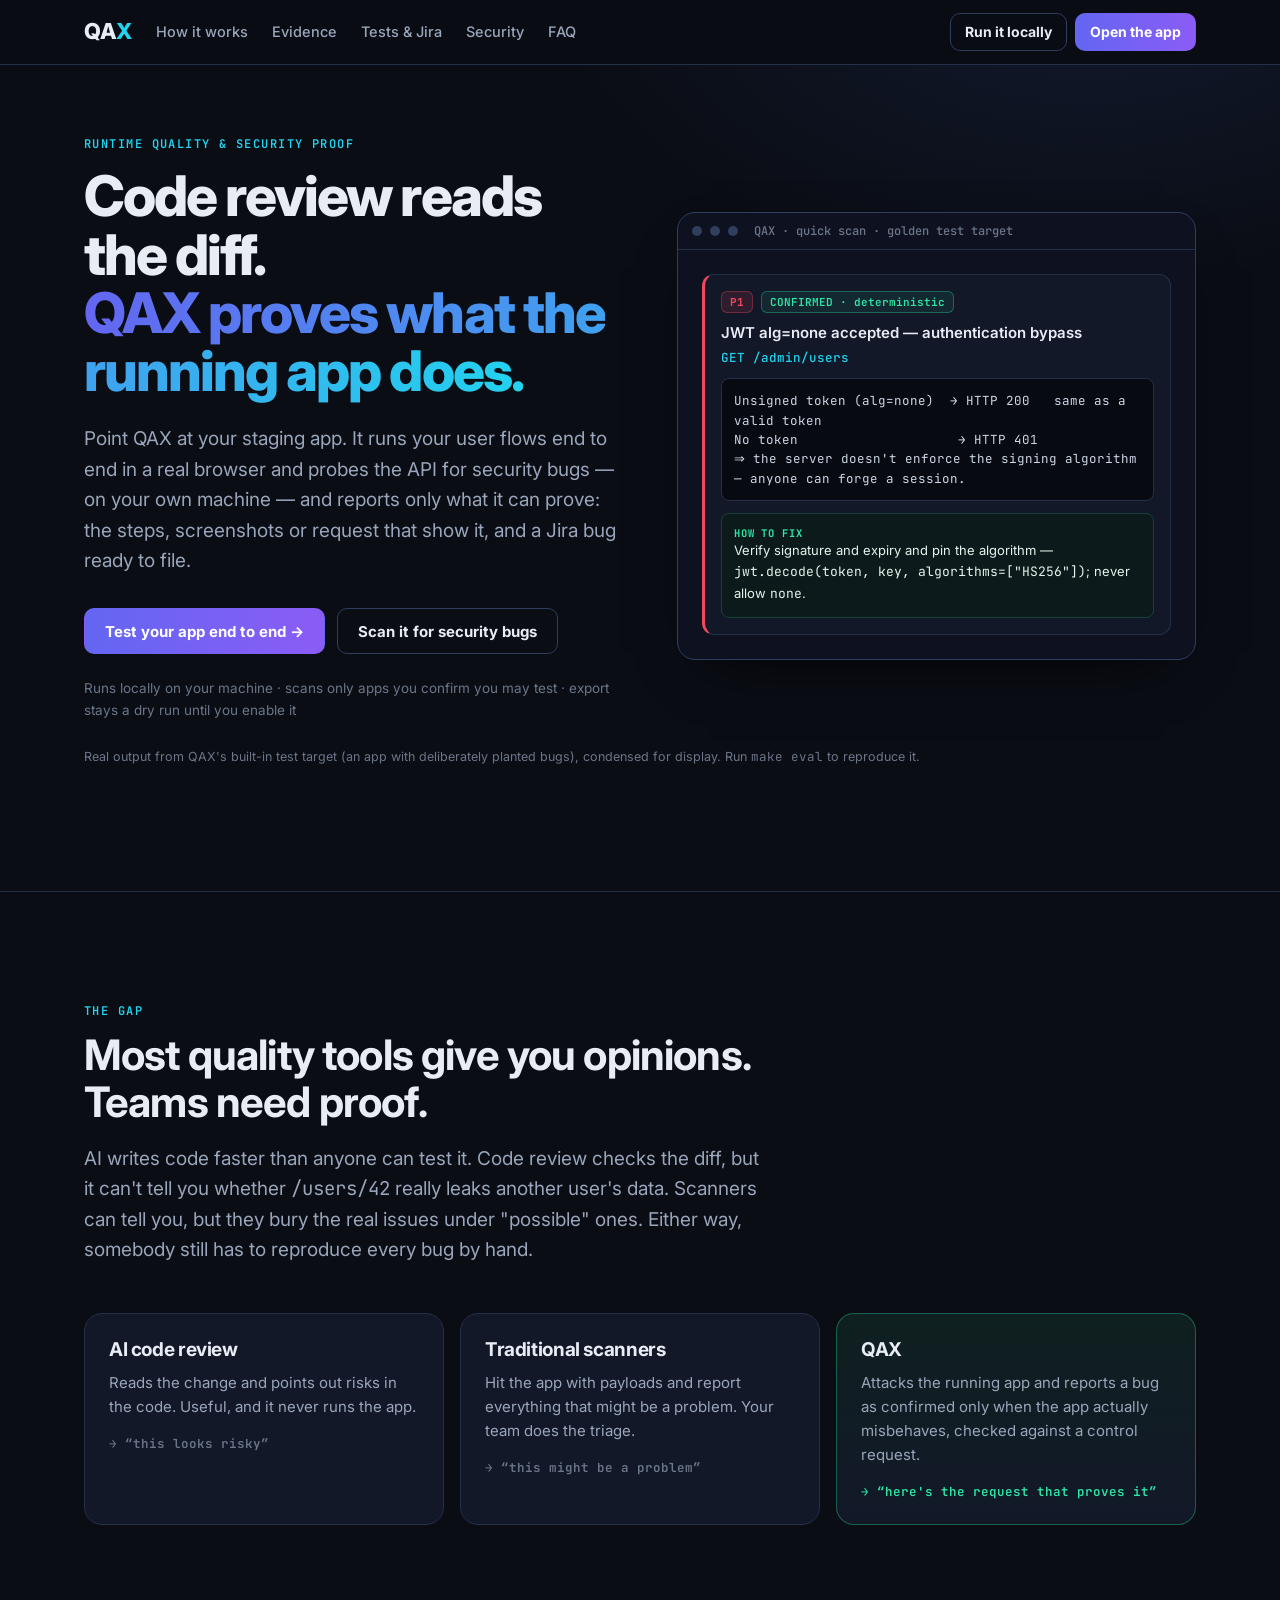
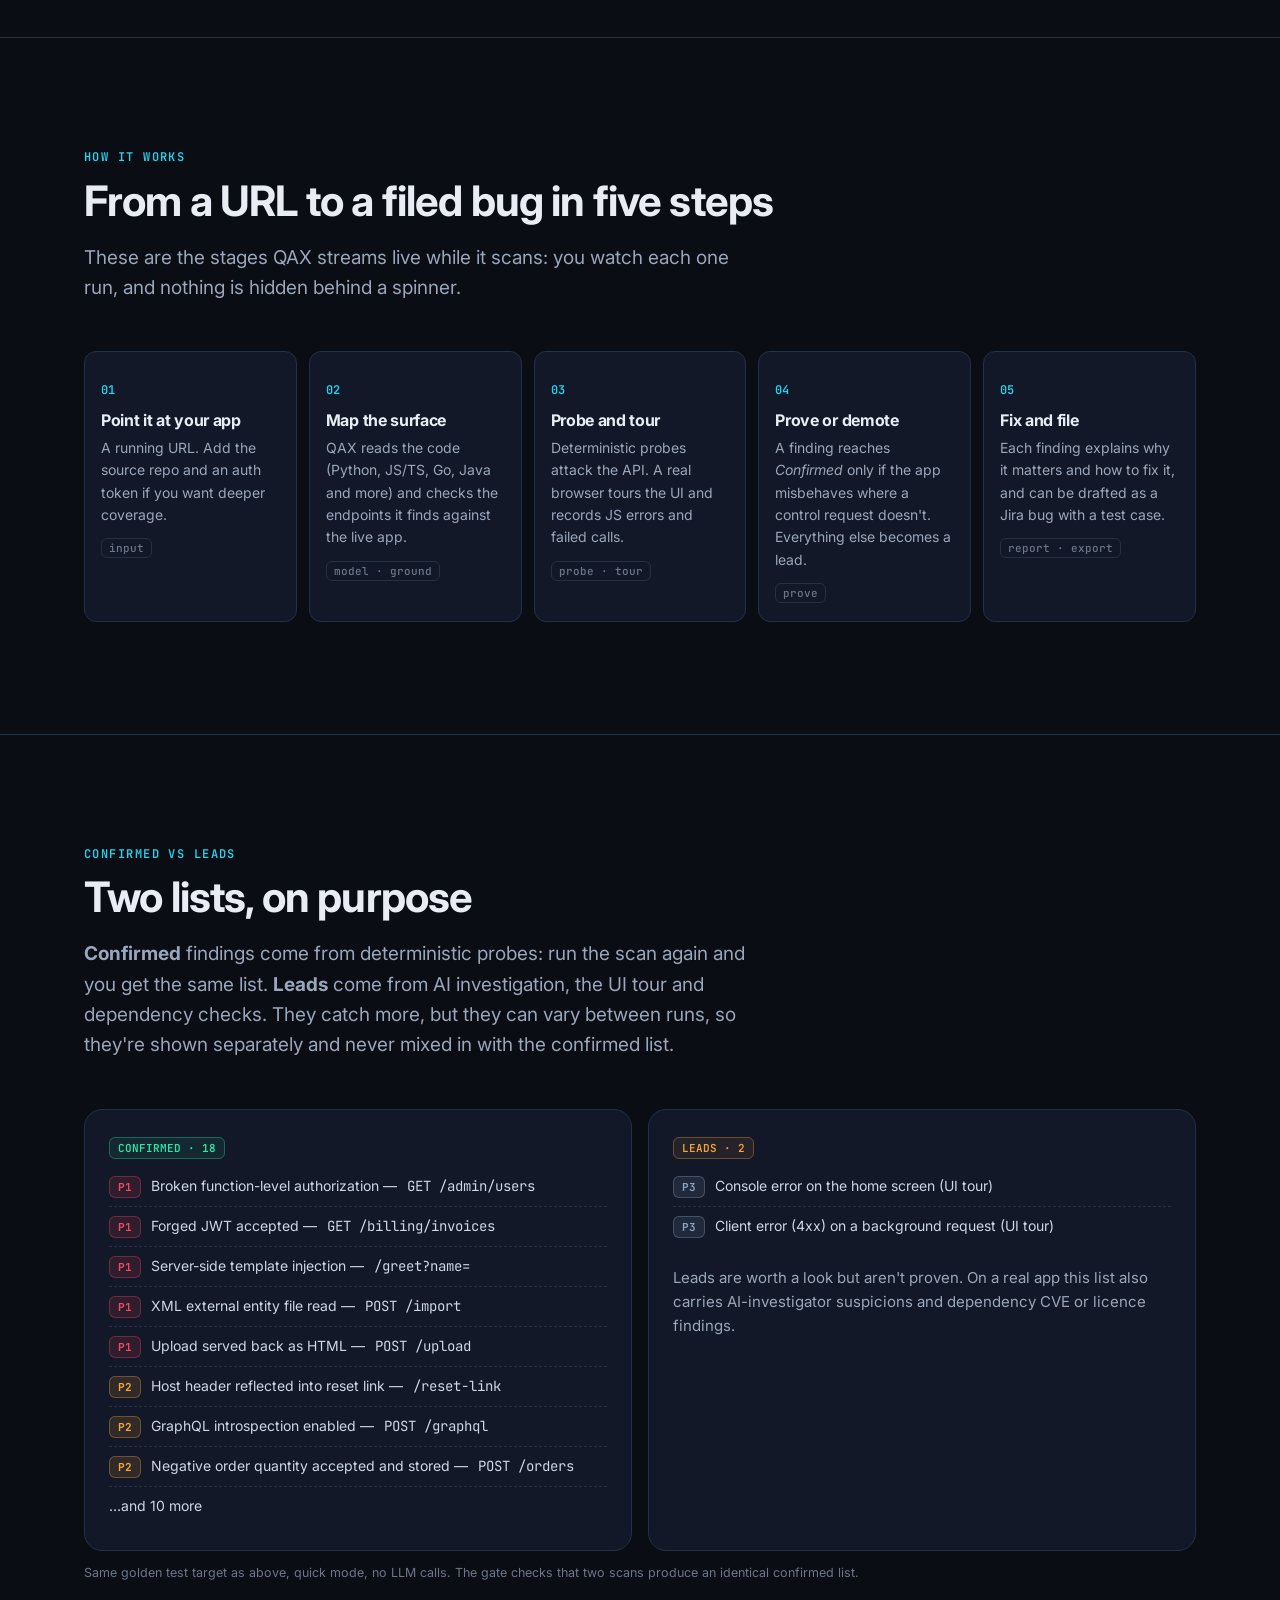
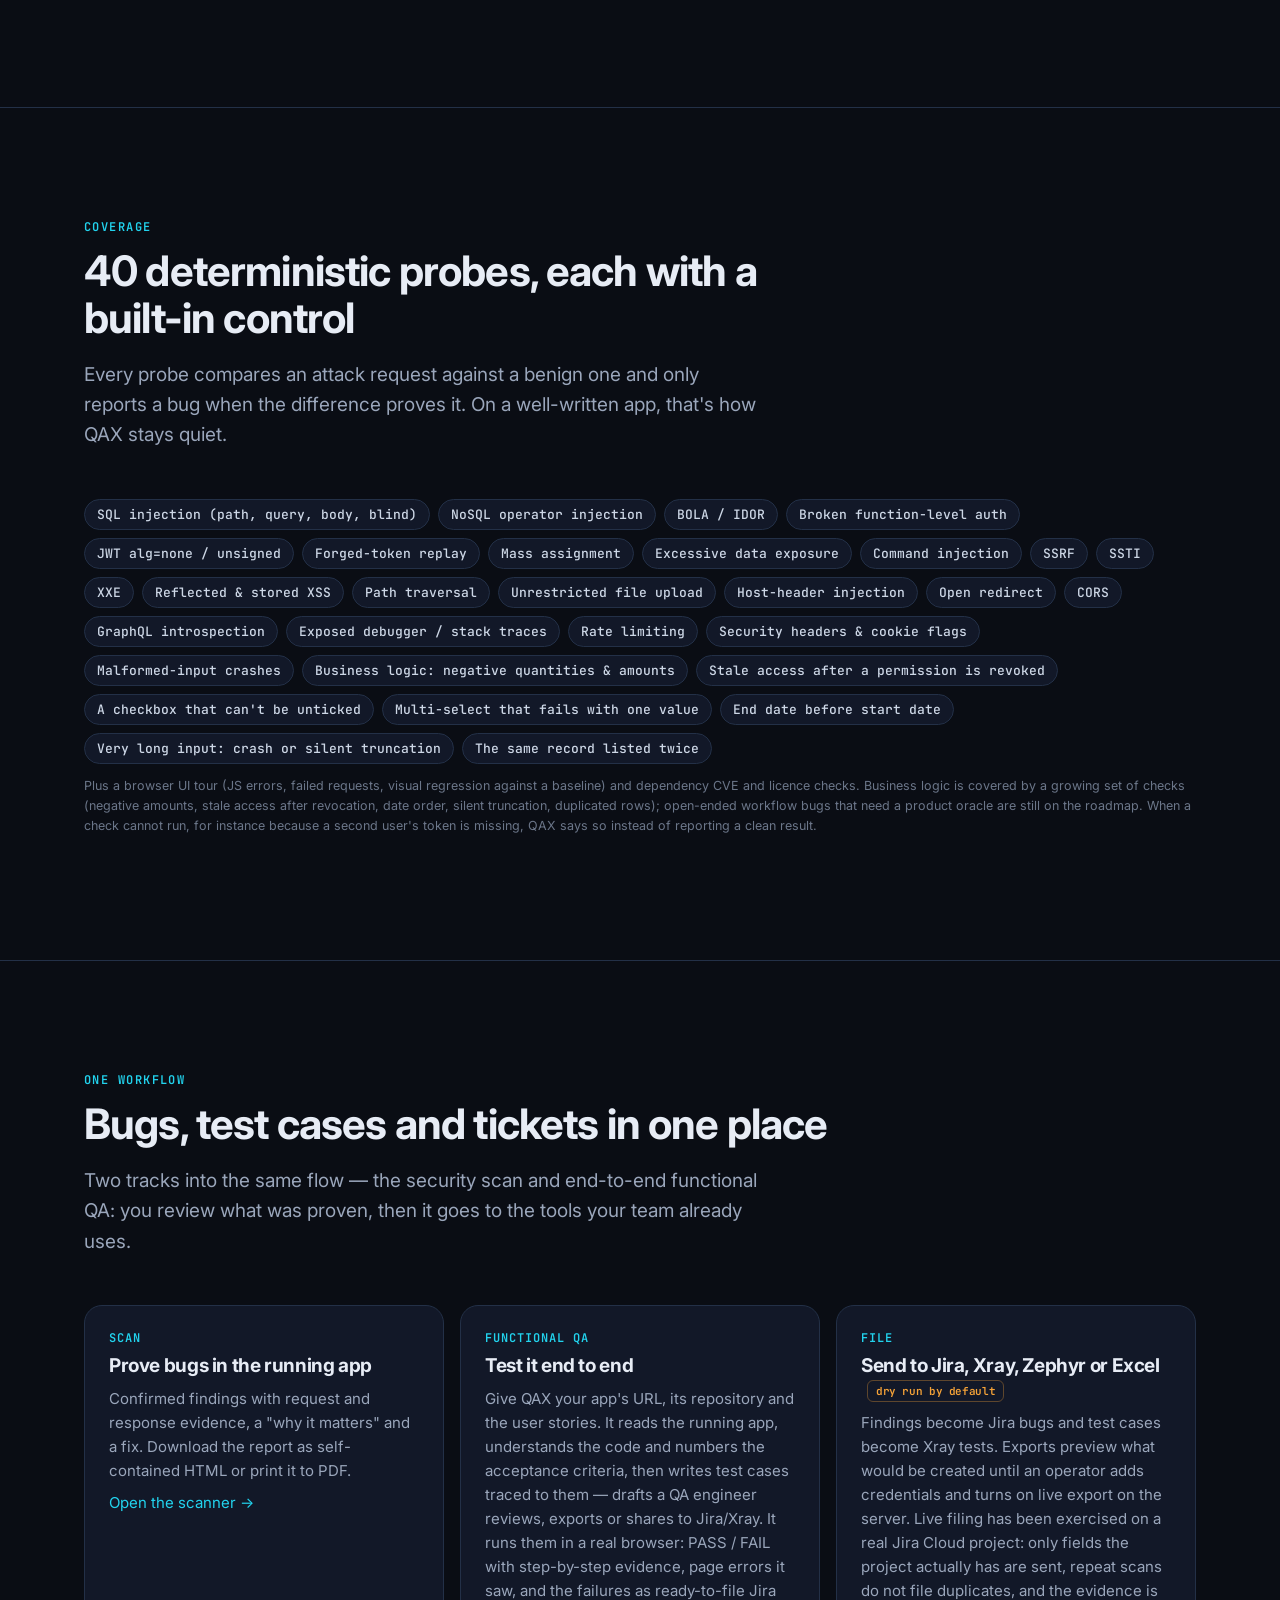
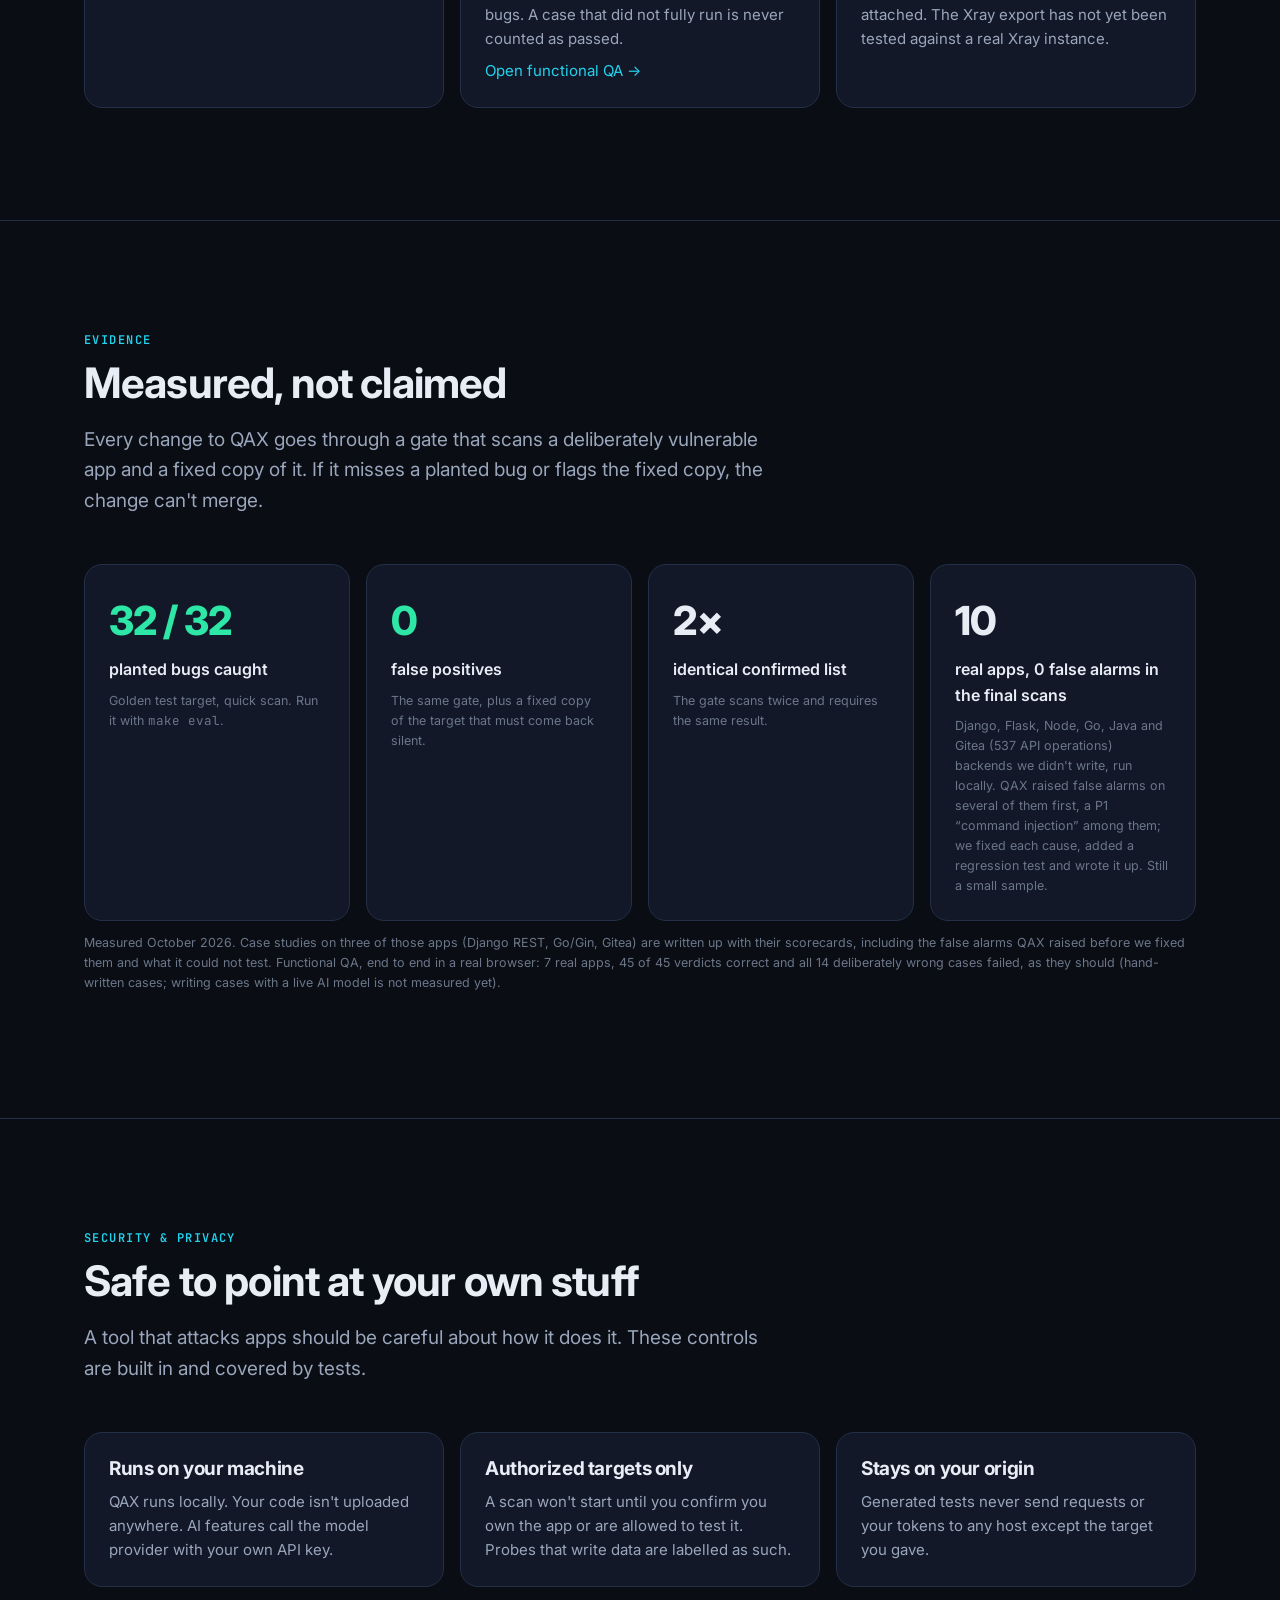
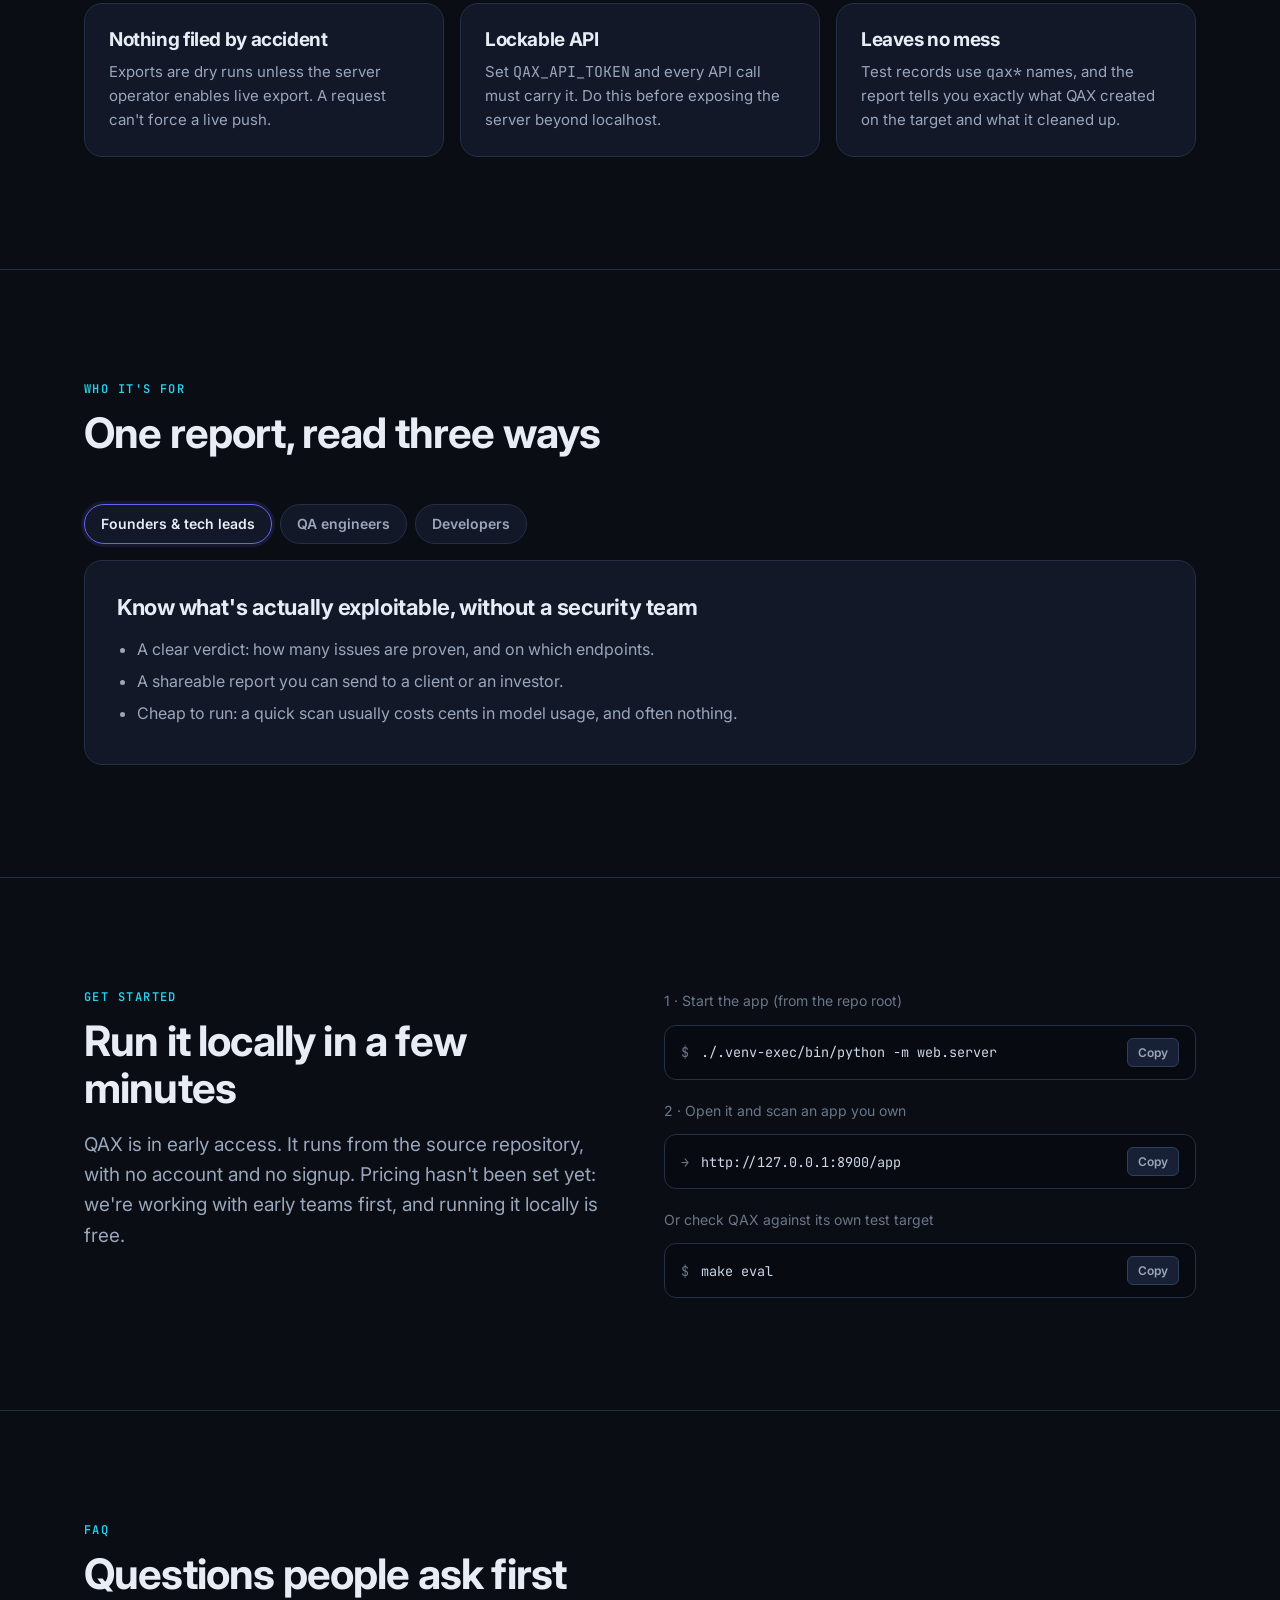
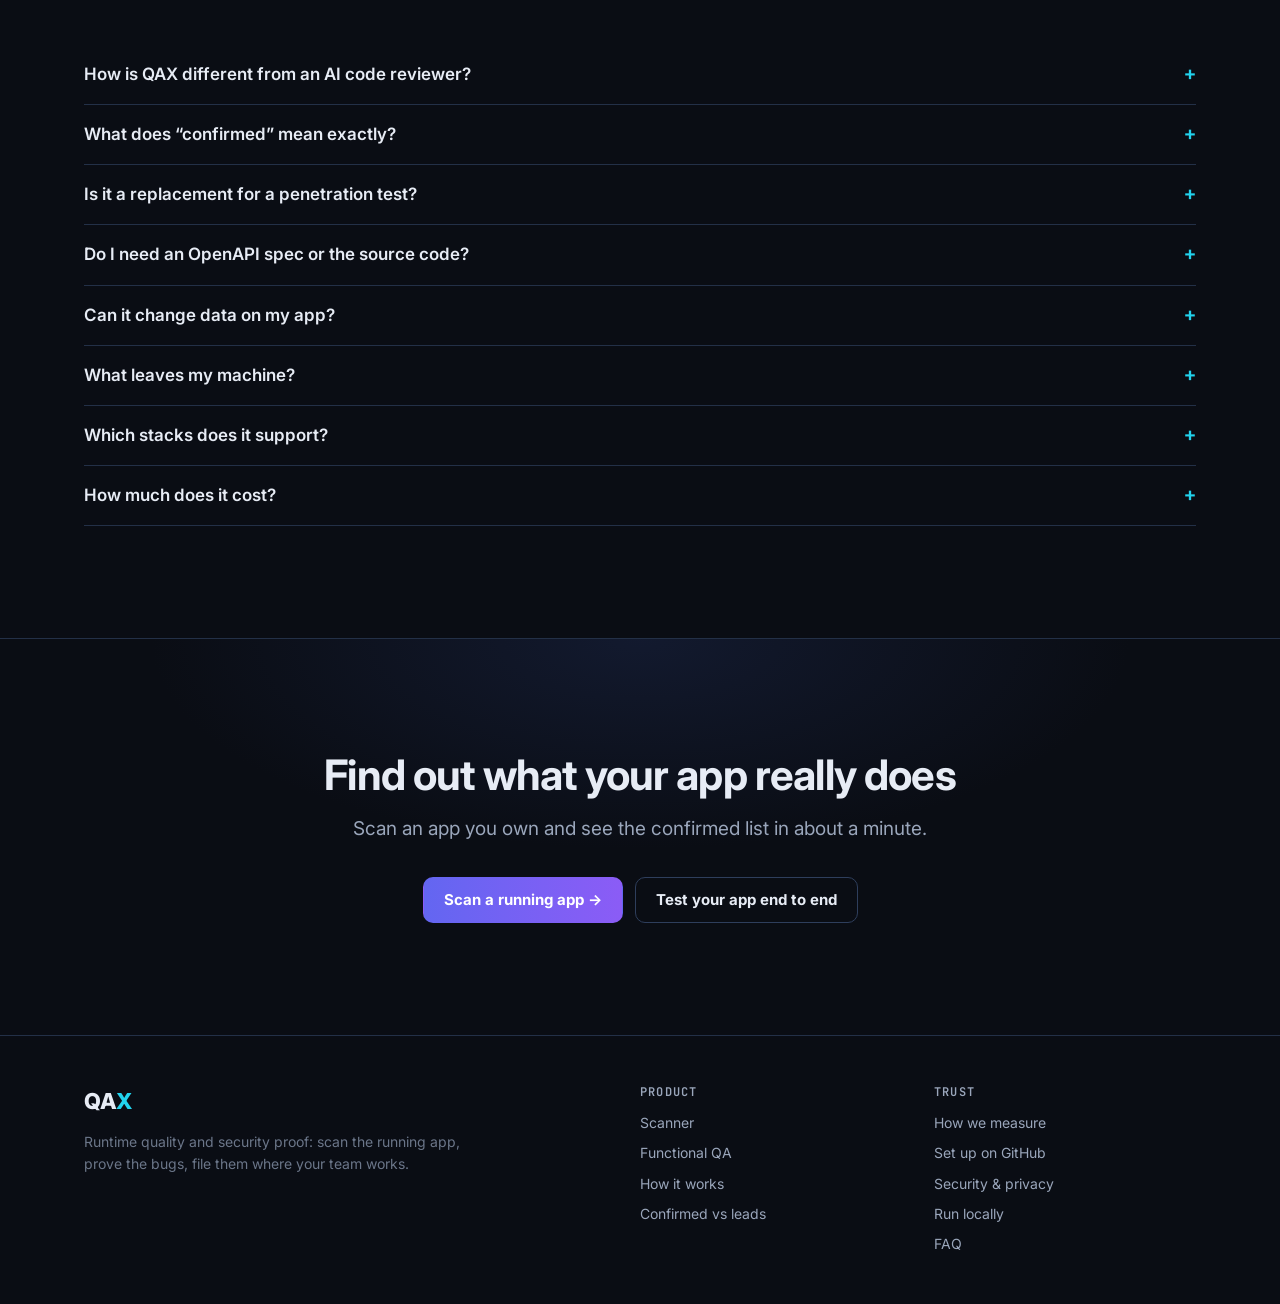
<file: web/static/index.html>
<!doctype html>
<html lang="en">
<head>
<meta charset="utf-8">
<meta name="viewport" content="width=device-width, initial-scale=1">
<title>QAX — Prove what your running app actually does</title>
<meta name="description" content="QAX scans your running API and UI, proves each bug with a replayable request and response, and turns it into a Jira bug and a test case. Runs locally.">
<link rel="preconnect" href="https://fonts.googleapis.com">
<link rel="preconnect" href="https://fonts.gstatic.com" crossorigin>
<link href="https://fonts.googleapis.com/css2?family=Inter:wght@400;500;600;700;800&family=JetBrains+Mono:wght@400;500;600&display=swap" rel="stylesheet">
<style>
/* ── QAX design system ───────────────────────────────────────────────────────
   Tokens extend the app UI (/app) so the homepage and the product look like one
   thing. Signature: "evidence green" = CONFIRMED; amber/slate = leads. Indigo→cyan
   is the brand accent, used sparingly (primary CTA, one hero line, focus).      */
:root{
  --bg:#0a0d14; --bg2:#0e1220; --card:#121828; --card2:#182035; --line:#233047; --line2:#2e3e5c;
  --txt:#e7ecf5; --muted:#9aa6bb; --faint:#6b7689;
  --accent:#6366f1; --accent2:#22d3ee; --ok:#2ee6a6; --p1:#f0485f; --p2:#f6a338; --p3:#8aa0bf;
  --r-sm:8px; --r:12px; --r-lg:18px;
  --s1:4px; --s2:8px; --s3:12px; --s4:16px; --s5:24px; --s6:32px; --s7:48px; --s8:72px; --s9:112px;
  --w:1160px; --w-text:680px;
  --mono:"JetBrains Mono",ui-monospace,SFMono-Regular,Menlo,monospace;
  --shadow:0 24px 60px -32px #000;
}
*{box-sizing:border-box}
html{scroll-behavior:smooth;scroll-padding-top:80px}
@media (prefers-reduced-motion:reduce){html{scroll-behavior:auto}*{animation:none!important;transition:none!important}}
body{margin:0;background:var(--bg);color:var(--txt);font:16px/1.6 Inter,system-ui,-apple-system,sans-serif;-webkit-font-smoothing:antialiased}
a{color:var(--accent2);text-decoration:none}
a:hover{text-decoration:underline}
:focus-visible{outline:2px solid var(--accent2);outline-offset:3px;border-radius:4px}
code,.mono{font-family:var(--mono)}
.wrap{max-width:var(--w);margin:0 auto;padding:0 var(--s5)}
.skip{position:absolute;left:-9999px;top:8px;background:var(--card2);color:var(--txt);padding:8px 12px;border-radius:var(--r-sm);z-index:100}
.skip:focus{left:8px}

/* type scale */
.eyebrow{font:600 12px/1.2 var(--mono);letter-spacing:.12em;text-transform:uppercase;color:var(--accent2)}
h1,h2,h3{margin:0;letter-spacing:-.02em;font-weight:700}
h1{font-size:clamp(34px,4.6vw,56px);line-height:1.04;letter-spacing:-.035em;font-weight:800}
h2{font-size:clamp(28px,3.6vw,42px);line-height:1.12}
h3{font-size:19px;line-height:1.3}
.lead{font-size:clamp(17px,1.6vw,19px);color:var(--muted);max-width:var(--w-text)}
.muted{color:var(--muted)} .faint{color:var(--faint)}

/* buttons */
.btn{display:inline-flex;align-items:center;gap:8px;border-radius:10px;padding:13px 20px;font:700 15px/1 Inter,sans-serif;
  border:1px solid transparent;cursor:pointer;transition:filter .15s,border-color .15s,background .15s;text-decoration:none!important;min-height:46px}
.btn-primary{background:linear-gradient(90deg,var(--accent),#8b5cf6);color:#fff}
.btn-primary:hover{filter:brightness(1.1)}
.btn-ghost{background:transparent;color:var(--txt);border-color:var(--line2)}
.btn-ghost:hover{border-color:var(--accent2);background:#ffffff08}
.btn-sm{padding:9px 14px;font-size:14px;min-height:38px}

/* nav */
.nav{position:sticky;top:0;z-index:50;background:#0a0d14e6;backdrop-filter:blur(10px);border-bottom:1px solid var(--line)}
.nav .wrap{display:flex;align-items:center;gap:var(--s5);height:64px}
.logo{font-weight:800;font-size:22px;letter-spacing:-.5px;color:var(--txt);text-decoration:none!important}
.logo span{color:var(--accent2)}
.nav-links{display:flex;gap:var(--s5);list-style:none;margin:0;padding:0}
.nav-links a{color:var(--muted);font-size:14.5px;font-weight:500}
.nav-links a:hover{color:var(--txt);text-decoration:none}
.nav-cta{margin-left:auto;display:flex;gap:var(--s2)}
.menu-btn{display:none;margin-left:auto;background:none;border:1px solid var(--line2);color:var(--txt);border-radius:var(--r-sm);padding:8px 10px;font:600 14px Inter,sans-serif;cursor:pointer}
@media (max-width:900px){
  .nav-links,.nav-cta{display:none}
  .menu-btn{display:block}
  .nav.open{background:var(--bg2)}
  .nav.open .wrap{flex-wrap:wrap;height:auto;min-height:64px;padding-bottom:var(--s5);row-gap:var(--s4)}
  .nav.open .logo,.nav.open .menu-btn{align-self:center;margin-top:13px}
  .nav.open .menu-btn{order:1}
  .nav.open .nav-links{order:2;display:flex;flex-direction:column;flex-basis:100%;gap:var(--s4)}
  .nav.open .nav-cta{order:3}
  .nav.open .nav-links a{font-size:16px}
  .nav.open .nav-cta{display:flex;flex-basis:100%;margin-left:0}
}

/* sections */
section{padding:var(--s9) 0;border-top:1px solid var(--line)}
section.first{border-top:0}
.sec-head{max-width:760px;margin-bottom:var(--s7)}
.sec-head h2{margin:var(--s3) 0 var(--s4)}
.grid{display:grid;gap:var(--s4)}
.grid>*,.hero-grid>*,.split>*{min-width:0}
.g2{grid-template-columns:repeat(2,1fr)} .g3{grid-template-columns:repeat(3,1fr)} .g4{grid-template-columns:repeat(4,1fr)}
@media (max-width:980px){.g3,.g4{grid-template-columns:repeat(2,1fr)}}
@media (max-width:640px){.g2,.g3,.g4{grid-template-columns:1fr} section{padding:var(--s8) 0}}
.card{background:var(--card);border:1px solid var(--line);border-radius:var(--r-lg);padding:var(--s5)}
.card p{margin:var(--s2) 0 0;color:var(--muted);font-size:15px}
.card .ic{font:600 12px var(--mono);color:var(--accent2);letter-spacing:.08em}

/* hero */
.hero{padding:var(--s8) 0 var(--s9);background:radial-gradient(900px 500px at 85% -10%,#18224099 0%,transparent 60%)}
.hero-grid{display:grid;grid-template-columns:1.05fr 1fr;gap:var(--s7);align-items:center}
@media (max-width:980px){.hero-grid{grid-template-columns:1fr}}
.hero h1 .accent{background:linear-gradient(90deg,var(--accent),var(--accent2));-webkit-background-clip:text;background-clip:text;color:transparent}
.hero .lead{margin:var(--s5) 0 var(--s6)}
.cta-row{display:flex;gap:var(--s3);flex-wrap:wrap}
.hero-note{margin-top:var(--s5);font-size:13.5px;color:var(--faint)}

/* evidence card — the product's real output, our main visual */
.window{background:var(--bg2);border:1px solid var(--line2);border-radius:var(--r-lg);box-shadow:var(--shadow);overflow:hidden}
.window-bar{display:flex;align-items:center;gap:8px;padding:10px 14px;border-bottom:1px solid var(--line);font:500 12px var(--mono);color:var(--faint)}
.window-bar i{width:10px;height:10px;border-radius:50%;background:var(--line2);display:inline-block}
.window-bar .t{margin-left:8px;overflow:hidden;text-overflow:ellipsis;white-space:nowrap}
.window-body{padding:var(--s5)}
.finding{border:1px solid var(--line);border-left:3px solid var(--p1);border-radius:var(--r);padding:var(--s4);background:var(--card)}
.f-top{display:flex;gap:var(--s2);align-items:center;flex-wrap:wrap}
.sev{font:700 11px var(--mono);padding:3px 8px;border-radius:6px;background:#f0485f22;color:var(--p1);border:1px solid #f0485f55}
.sev.p2{background:#f6a33822;color:var(--p2);border-color:#f6a33855}
.sev.p3{background:#8aa0bf22;color:var(--p3);border-color:#8aa0bf55}
.badge-ok{font:600 11px var(--mono);padding:3px 8px;border-radius:6px;color:var(--ok);background:#2ee6a614;border:1px solid #2ee6a655}
.badge-lead{font:600 11px var(--mono);padding:3px 8px;border-radius:6px;color:var(--p2);background:#f6a33814;border:1px solid #f6a33855}
.f-title{font-weight:600;font-size:15px;margin-top:var(--s2)}
.f-target{font:500 12.5px var(--mono);color:var(--accent2);margin-top:4px}
.ev{font:12.5px/1.55 var(--mono);color:#cdd7e6;background:#070a11;border:1px solid var(--line);border-radius:var(--r-sm);padding:var(--s3);margin-top:var(--s3);white-space:pre-wrap;word-break:break-word}
.fix{margin-top:var(--s3);background:#0c1a1b;border:1px solid #16403a;border-radius:var(--r-sm);padding:var(--s3);font-size:13px;color:#e7f3ec}
.k{font:700 10.5px var(--mono);letter-spacing:.08em;text-transform:uppercase;color:var(--ok)}
.caption{font-size:12.5px;color:var(--faint);margin-top:var(--s3)}

/* problem comparison */
.compare .card h3{display:flex;gap:10px;align-items:center}
.compare .card.qax{border-color:#2ee6a655;background:linear-gradient(180deg,#0f2020,var(--card))}
.compare .verdict{margin-top:var(--s4);font:600 12.5px var(--mono);color:var(--faint)}
.compare .qax .verdict{color:var(--ok)}

/* steps */
.steps{counter-reset:s;display:grid;grid-template-columns:repeat(5,1fr);gap:var(--s3);list-style:none;padding:0;margin:0}
@media (max-width:980px){.steps{grid-template-columns:1fr 1fr}}
@media (max-width:640px){.steps{grid-template-columns:1fr}}
.steps li{position:relative;background:var(--card);border:1px solid var(--line);border-radius:var(--r);padding:var(--s5) var(--s4) var(--s4)}
.steps li::before{counter-increment:s;content:"0" counter(s);font:600 12px var(--mono);color:var(--accent2)}
.steps h3{font-size:16px;margin:var(--s2) 0 6px}
.steps p{margin:0;color:var(--muted);font-size:14px}
.steps .stage{display:inline-block;margin-top:var(--s3);font:500 11px var(--mono);color:var(--faint);border:1px solid var(--line);border-radius:6px;padding:2px 7px}

/* confirmed vs leads */
.split{display:grid;grid-template-columns:1fr 1fr;gap:var(--s4)}
@media (max-width:780px){.split{grid-template-columns:1fr}}
.list{list-style:none;margin:var(--s4) 0 0;padding:0;display:grid;gap:8px}
.list li{display:flex;gap:10px;align-items:baseline;font-size:14px;color:#cdd7e6;border-bottom:1px dashed var(--line);padding-bottom:8px}
.list li:last-child{border-bottom:0}
.list .sev{flex:0 0 auto}

/* probe classes */
.chips{display:flex;flex-wrap:wrap;gap:8px}
.chip{font:500 13px var(--mono);color:#cdd7e6;background:var(--card);border:1px solid var(--line);border-radius:999px;padding:6px 12px}

/* proof numbers */
.stat{background:var(--card);border:1px solid var(--line);border-radius:var(--r-lg);padding:var(--s5)}
.stat .n{font-size:clamp(30px,3.6vw,40px);font-weight:800;letter-spacing:-.03em}
.stat .n.ok{color:var(--ok)}
.stat .l{color:var(--txt);font-weight:600;margin-top:4px}
.stat .src{font-size:12.5px;color:var(--faint);margin-top:var(--s2)}

/* status pills for honesty */
.status{display:inline-block;font:600 11px var(--mono);padding:3px 8px;border-radius:6px;margin-left:6px;vertical-align:middle}
.status.live{color:var(--ok);border:1px solid #2ee6a655}
.status.pre{color:var(--p2);border:1px solid #f6a33855}

/* audience tabs */
.tabs [role=tablist]{display:flex;gap:8px;flex-wrap:wrap;margin-bottom:var(--s4)}
.tabs [role=tab]{background:var(--card);color:var(--muted);border:1px solid var(--line);border-radius:999px;padding:9px 16px;font:600 14px Inter,sans-serif;cursor:pointer;min-height:40px}
.tabs [role=tab][aria-selected=true]{color:var(--txt);border-color:var(--accent);box-shadow:0 0 0 3px #6366f122}
.tabs [role=tabpanel]{background:var(--card);border:1px solid var(--line);border-radius:var(--r-lg);padding:var(--s6)}
.tabs [role=tabpanel] h3{font-size:22px}
.tabs [role=tabpanel] ul{margin:var(--s4) 0 0;padding-left:20px;color:var(--muted)}
.tabs [role=tabpanel] li{margin-bottom:6px}

/* quickstart */
.cmd{display:flex;align-items:center;gap:var(--s3);background:#070a11;border:1px solid var(--line);border-radius:var(--r);padding:var(--s3) var(--s4);font:13.5px var(--mono);color:#cdd7e6;margin-top:var(--s3)}
.cmd code{flex:1;overflow-x:auto;white-space:nowrap}
.cmd .p{color:var(--faint);user-select:none}
.copy{background:var(--card2);border:1px solid var(--line2);color:var(--muted);border-radius:6px;padding:6px 10px;font:600 12px Inter,sans-serif;cursor:pointer;flex:0 0 auto}
.copy:hover{color:var(--txt)}

/* faq */
details.q{border-bottom:1px solid var(--line);padding:var(--s4) 0}
details.q summary{cursor:pointer;font-weight:600;font-size:17px;list-style:none;display:flex;justify-content:space-between;gap:var(--s4)}
details.q summary::-webkit-details-marker{display:none}
details.q summary::after{content:"+";color:var(--accent2);font:600 20px var(--mono)}
details.q[open] summary::after{content:"–"}
details.q p{color:var(--muted);margin:var(--s3) 0 0;max-width:820px}

/* final cta + footer */
.final{text-align:center;background:radial-gradient(700px 300px at 50% 0%,#18224099,transparent 70%)}
.final .lead{margin:var(--s4) auto var(--s6)}
.final .cta-row{justify-content:center}
footer{border-top:1px solid var(--line);padding:var(--s7) 0;color:var(--faint);font-size:14px}
footer .wrap{display:grid;grid-template-columns:2fr 1fr 1fr;gap:var(--s6)}
@media (max-width:780px){footer .wrap{grid-template-columns:1fr}}
footer h4{margin:0 0 var(--s3);color:var(--muted);font:600 12px var(--mono);letter-spacing:.1em;text-transform:uppercase}
footer ul{list-style:none;padding:0;margin:0;display:grid;gap:8px}
footer a{color:var(--muted)}
</style>
</head>
<body>
<a class="skip" href="#main">Skip to content</a>

<header class="nav" id="nav">
  <div class="wrap">
    <a href="/" class="logo" aria-label="QAX home">QA<span>X</span></a>
    <ul class="nav-links" id="nav-links">
      <li><a href="#how">How it works</a></li>
      <li><a href="#evidence">Evidence</a></li>
      <li><a href="#workflow">Tests &amp; Jira</a></li>
      <li><a href="#security">Security</a></li>
      <li><a href="#faq">FAQ</a></li>
    </ul>
    <div class="nav-cta">
      <a href="#start" class="btn btn-ghost btn-sm">Run it locally</a>
      <a href="/app" class="btn btn-primary btn-sm">Open the app</a>
    </div>
    <button class="menu-btn" id="menu-btn" aria-expanded="false" aria-controls="nav-links">Menu</button>
  </div>
</header>

<main id="main">

<!-- 1 · HERO — what it is in five seconds, shown with real output -->
<section class="hero first">
  <div class="wrap hero-grid">
    <div>
      <div class="eyebrow">Runtime quality &amp; security proof</div>
      <h1 style="margin-top:16px">Code review reads the diff.<br><span class="accent">QAX proves what the running app does.</span></h1>
      <p class="lead">Point QAX at your staging app. It runs your user flows end to end in a real browser and
        probes the API for security bugs — on your own machine — and reports only what it can prove: the steps,
        screenshots or request that show it, and a Jira bug ready to file.</p>
      <div class="cta-row">
        <a href="/app#functional" class="btn btn-primary">Test your app end to end →</a>
        <a href="/app#scan" class="btn btn-ghost">Scan it for security bugs</a>
      </div>
      <p class="hero-note">Runs locally on your machine · scans only apps you confirm you may test · export stays a dry run until you enable it</p>
    </div>

    <figure class="window" style="margin:0" aria-label="A real QAX finding">
      <div class="window-bar"><i></i><i></i><i></i><span class="t">QAX · quick scan · golden test target</span></div>
      <div class="window-body">
        <div class="finding">
          <div class="f-top"><span class="sev">P1</span><span class="badge-ok">CONFIRMED · deterministic</span></div>
          <div class="f-title">JWT alg=none accepted — authentication bypass</div>
          <div class="f-target">GET /admin/users</div>
          <div class="ev">Unsigned token (alg=none)  → HTTP 200   same as a valid token
No token                    → HTTP 401
⇒ the server doesn't enforce the signing algorithm — anyone can forge a session.</div>
          <div class="fix"><div class="k">How to fix</div>Verify signature and expiry and pin the algorithm —
            <code>jwt.decode(token, key, algorithms=["HS256"])</code>; never allow <code>none</code>.</div>
        </div>
      </div>
    </figure>
  </div>
  <div class="wrap"><p class="caption">Real output from QAX's built-in test target (an app with deliberately planted bugs), condensed for display. Run <code>make eval</code> to reproduce it.</p></div>
</section>

<!-- 2 · PROBLEM — why this exists if you already have review and scanners -->
<section aria-labelledby="problem-h">
  <div class="wrap">
    <div class="sec-head">
      <div class="eyebrow">The gap</div>
      <h2 id="problem-h">Most quality tools give you opinions. Teams need proof.</h2>
      <p class="lead">AI writes code faster than anyone can test it. Code review checks the diff, but it can't tell you
        whether <code>/users/42</code> really leaks another user's data. Scanners can tell you, but they bury the real issues
        under "possible" ones. Either way, somebody still has to reproduce every bug by hand.</p>
    </div>
    <div class="grid g3 compare">
      <div class="card"><h3>AI code review</h3><p>Reads the change and points out risks in the code. Useful, and it never runs the app.</p><div class="verdict">→ “this looks risky”</div></div>
      <div class="card"><h3>Traditional scanners</h3><p>Hit the app with payloads and report everything that might be a problem. Your team does the triage.</p><div class="verdict">→ “this might be a problem”</div></div>
      <div class="card qax"><h3>QAX</h3><p>Attacks the running app and reports a bug as confirmed only when the app actually misbehaves, checked against a control request.</p><div class="verdict">→ “here's the request that proves it”</div></div>
    </div>
  </div>
</section>

<!-- 3 · HOW IT WORKS — the real pipeline stages, not a marketing diagram -->
<section id="how" aria-labelledby="how-h">
  <div class="wrap">
    <div class="sec-head">
      <div class="eyebrow">How it works</div>
      <h2 id="how-h">From a URL to a filed bug in five steps</h2>
      <p class="lead">These are the stages QAX streams live while it scans: you watch each one run, and nothing is hidden behind a spinner.</p>
    </div>
    <ol class="steps">
      <li><h3>Point it at your app</h3><p>A running URL. Add the source repo and an auth token if you want deeper coverage.</p><span class="stage">input</span></li>
      <li><h3>Map the surface</h3><p>QAX reads the code (Python, JS/TS, Go, Java and more) and checks the endpoints it finds against the live app.</p><span class="stage">model · ground</span></li>
      <li><h3>Probe and tour</h3><p>Deterministic probes attack the API. A real browser tours the UI and records JS errors and failed calls.</p><span class="stage">probe · tour</span></li>
      <li><h3>Prove or demote</h3><p>A finding reaches <em>Confirmed</em> only if the app misbehaves where a control request doesn't. Everything else becomes a lead.</p><span class="stage">prove</span></li>
      <li><h3>Fix and file</h3><p>Each finding explains why it matters and how to fix it, and can be drafted as a Jira bug with a test case.</p><span class="stage">report · export</span></li>
    </ol>
  </div>
</section>

<!-- 4 · CONFIRMED VS LEADS — the signature idea; answers "will it waste my time?" -->
<section id="evidence" aria-labelledby="ev-h">
  <div class="wrap">
    <div class="sec-head">
      <div class="eyebrow">Confirmed vs leads</div>
      <h2 id="ev-h">Two lists, on purpose</h2>
      <p class="lead"><b>Confirmed</b> findings come from deterministic probes: run the scan again and you get the same list.
        <b>Leads</b> come from AI investigation, the UI tour and dependency checks. They catch more, but they can vary between runs, so they're shown separately and never mixed in with the confirmed list.</p>
    </div>
    <div class="split">
      <div class="card">
        <span class="badge-ok">CONFIRMED · 18</span>
        <ul class="list">
          <li><span class="sev">P1</span>Broken function-level authorization — <code>GET /admin/users</code></li>
          <li><span class="sev">P1</span>Forged JWT accepted — <code>GET /billing/invoices</code></li>
          <li><span class="sev">P1</span>Server-side template injection — <code>/greet?name=</code></li>
          <li><span class="sev">P1</span>XML external entity file read — <code>POST /import</code></li>
          <li><span class="sev">P1</span>Upload served back as HTML — <code>POST /upload</code></li>
          <li><span class="sev p2">P2</span>Host header reflected into reset link — <code>/reset-link</code></li>
          <li><span class="sev p2">P2</span>GraphQL introspection enabled — <code>POST /graphql</code></li>
          <li><span class="sev p2">P2</span>Negative order quantity accepted and stored — <code>POST /orders</code></li>
          <li class="faint">…and 10 more</li>
        </ul>
      </div>
      <div class="card">
        <span class="badge-lead">LEADS · 2</span>
        <ul class="list">
          <li><span class="sev p3">P3</span>Console error on the home screen (UI tour)</li>
          <li><span class="sev p3">P3</span>Client error (4xx) on a background request (UI tour)</li>
        </ul>
        <p class="caption" style="margin-top:20px">Leads are worth a look but aren't proven. On a real app this list also carries AI-investigator suspicions and dependency CVE or licence findings.</p>
      </div>
    </div>
    <p class="caption">Same golden test target as above, quick mode, no LLM calls. The gate checks that two scans produce an identical confirmed list.</p>
  </div>
</section>

<!-- 5 · WHAT IT TESTS — breadth, stated as classes, not a vague "AI security" -->
<section aria-labelledby="cov-h">
  <div class="wrap">
    <div class="sec-head">
      <div class="eyebrow">Coverage</div>
      <h2 id="cov-h">40 deterministic probes, each with a built-in control</h2>
      <p class="lead">Every probe compares an attack request against a benign one and only reports a bug when the difference proves it. On a well-written app, that's how QAX stays quiet.</p>
    </div>
    <div class="chips" aria-label="Probe classes">
      <span class="chip">SQL injection (path, query, body, blind)</span><span class="chip">NoSQL operator injection</span>
      <span class="chip">BOLA / IDOR</span><span class="chip">Broken function-level auth</span><span class="chip">JWT alg=none / unsigned</span>
      <span class="chip">Forged-token replay</span><span class="chip">Mass assignment</span><span class="chip">Excessive data exposure</span>
      <span class="chip">Command injection</span><span class="chip">SSRF</span><span class="chip">SSTI</span><span class="chip">XXE</span>
      <span class="chip">Reflected &amp; stored XSS</span><span class="chip">Path traversal</span><span class="chip">Unrestricted file upload</span>
      <span class="chip">Host-header injection</span><span class="chip">Open redirect</span><span class="chip">CORS</span>
      <span class="chip">GraphQL introspection</span><span class="chip">Exposed debugger / stack traces</span><span class="chip">Rate limiting</span>
      <span class="chip">Security headers &amp; cookie flags</span><span class="chip">Malformed-input crashes</span><span class="chip">Business logic: negative quantities &amp; amounts</span><span class="chip">Stale access after a permission is revoked</span><span class="chip">A checkbox that can't be unticked</span><span class="chip">Multi-select that fails with one value</span><span class="chip">End date before start date</span><span class="chip">Very long input: crash or silent truncation</span><span class="chip">The same record listed twice</span>
    </div>
    <p class="caption">Plus a browser UI tour (JS errors, failed requests, visual regression against a baseline) and dependency CVE and licence checks. Business logic is covered by a growing set of checks (negative amounts, stale access after revocation, date order, silent truncation, duplicated rows); open-ended workflow bugs that need a product oracle are still on the roadmap. When a check cannot run, for instance because a second user's token is missing, QAX says so instead of reporting a clean result.</p>
  </div>
</section>

<!-- 6 · WORKFLOW — tests + Jira: the rest of the platform, tied to the same story -->
<section id="workflow" aria-labelledby="wf-h">
  <div class="wrap">
    <div class="sec-head">
      <div class="eyebrow">One workflow</div>
      <h2 id="wf-h">Bugs, test cases and tickets in one place</h2>
      <p class="lead">Two tracks into the same flow — the security scan and end-to-end functional QA: you review what was proven, then it goes to the tools your team already uses.</p>
    </div>
    <div class="grid g3">
      <div class="card"><div class="ic">SCAN</div><h3 style="margin-top:8px">Prove bugs in the running app</h3>
        <p>Confirmed findings with request and response evidence, a "why it matters" and a fix. Download the report as self-contained HTML or print it to PDF.</p>
        <p><a href="/app#scan">Open the scanner →</a></p></div>
      <div class="card"><div class="ic">FUNCTIONAL QA</div><h3 style="margin-top:8px">Test it end to end</h3>
        <p>Give QAX your app's URL, its repository and the user stories. It reads the running app, understands the code and numbers the acceptance criteria, then writes test cases traced to them — drafts a QA engineer reviews, exports or shares to Jira/Xray. It runs them in a real browser: PASS / FAIL with step-by-step evidence, page errors it saw, and the failures as ready-to-file Jira bugs. A case that did not fully run is never counted as passed.</p>
        <p><a href="/app#functional">Open functional QA →</a></p></div>
      <div class="card"><div class="ic">FILE</div><h3 style="margin-top:8px">Send to Jira, Xray, Zephyr or Excel <span class="status pre">dry run by default</span></h3>
        <p>Findings become Jira bugs and test cases become Xray tests. Exports preview what would be created until an operator adds credentials and turns on live export on the server. Live filing has been exercised on a real Jira Cloud project: only fields the project actually has are sent, repeat scans do not file duplicates, and the evidence is attached. The Xray export has not yet been tested against a real Xray instance.</p></div>
    </div>
  </div>
</section>

<!-- 7 · PROOF — numbers we can reproduce, with their source and limits -->
<section aria-labelledby="proof-h">
  <div class="wrap">
    <div class="sec-head">
      <div class="eyebrow">Evidence</div>
      <h2 id="proof-h">Measured, not claimed</h2>
      <p class="lead">Every change to QAX goes through a gate that scans a deliberately vulnerable app and a fixed copy of it. If it misses a planted bug or flags the fixed copy, the change can't merge.</p>
    </div>
    <div class="grid g4">
      <div class="stat"><div class="n ok">32 / 32</div><div class="l">planted bugs caught</div><div class="src">Golden test target, quick scan. Run it with <code>make eval</code>.</div></div>
      <div class="stat"><div class="n ok">0</div><div class="l">false positives</div><div class="src">The same gate, plus a fixed copy of the target that must come back silent.</div></div>
      <div class="stat"><div class="n">2×</div><div class="l">identical confirmed list</div><div class="src">The gate scans twice and requires the same result.</div></div>
      <div class="stat"><div class="n">10</div><div class="l">real apps, 0 false alarms in the final scans</div><div class="src">Django, Flask, Node, Go, Java and Gitea (537 API operations) backends we didn't write, run locally. QAX raised false alarms on several of them first, a P1 &ldquo;command injection&rdquo; among them; we fixed each cause, added a regression test and wrote it up. Still a small sample.</div></div>
    </div>
    <p class="caption">Measured October 2026. Case studies on three of those apps (Django REST, Go/Gin, Gitea) are written up with their scorecards, including the false alarms QAX raised before we fixed them and what it could not test. Functional QA, end to end in a real browser: 7 real apps, 45 of 45 verdicts correct and all 14 deliberately wrong cases failed, as they should (hand-written cases; writing cases with a live AI model is not measured yet).</p>
  </div>
</section>

<!-- 8 · SECURITY — every sentence maps to a shipped control -->
<section id="security" aria-labelledby="sec-h">
  <div class="wrap">
    <div class="sec-head">
      <div class="eyebrow">Security &amp; privacy</div>
      <h2 id="sec-h">Safe to point at your own stuff</h2>
      <p class="lead">A tool that attacks apps should be careful about how it does it. These controls are built in and covered by tests.</p>
    </div>
    <div class="grid g3">
      <div class="card"><h3>Runs on your machine</h3><p>QAX runs locally. Your code isn't uploaded anywhere. AI features call the model provider with your own API key.</p></div>
      <div class="card"><h3>Authorized targets only</h3><p>A scan won't start until you confirm you own the app or are allowed to test it. Probes that write data are labelled as such.</p></div>
      <div class="card"><h3>Stays on your origin</h3><p>Generated tests never send requests or your tokens to any host except the target you gave.</p></div>
      <div class="card"><h3>Nothing filed by accident</h3><p>Exports are dry runs unless the server operator enables live export. A request can't force a live push.</p></div>
      <div class="card"><h3>Lockable API</h3><p>Set <code>QAX_API_TOKEN</code> and every API call must carry it. Do this before exposing the server beyond localhost.</p></div>
      <div class="card"><h3>Leaves no mess</h3><p>Test records use <code>qax*</code> names, and the report tells you exactly what QAX created on the target and what it cleaned up.</p></div>
    </div>
  </div>
</section>

<!-- 9 · AUDIENCES — same product, different reasons to care -->
<section aria-labelledby="aud-h">
  <div class="wrap">
    <div class="sec-head">
      <div class="eyebrow">Who it's for</div>
      <h2 id="aud-h">One report, read three ways</h2>
    </div>
    <div class="tabs" id="tabs">
      <div role="tablist" aria-label="Audience">
        <button role="tab" id="t-own" aria-controls="p-own" aria-selected="true">Founders &amp; tech leads</button>
        <button role="tab" id="t-qa" aria-controls="p-qa" aria-selected="false" tabindex="-1">QA engineers</button>
        <button role="tab" id="t-dev" aria-controls="p-dev" aria-selected="false" tabindex="-1">Developers</button>
      </div>
      <div role="tabpanel" id="p-own" aria-labelledby="t-own" tabindex="0">
        <h3>Know what's actually exploitable, without a security team</h3>
        <ul><li>A clear verdict: how many issues are proven, and on which endpoints.</li><li>A shareable report you can send to a client or an investor.</li><li>Cheap to run: a quick scan usually costs cents in model usage, and often nothing.</li></ul>
      </div>
      <div role="tabpanel" id="p-qa" aria-labelledby="t-qa" tabindex="0" hidden>
        <h3>Stop writing up bugs by hand</h3>
        <ul><li>Each bug arrives with steps, evidence and an expected result.</li><li>Test cases from a user story, traced to its acceptance criteria — review them, export them or share them to Jira/Xray.</li><li>Findings are drafted as Jira bugs in the format your team already uses.</li></ul>
      </div>
      <div role="tabpanel" id="p-dev" aria-labelledby="t-dev" tabindex="0" hidden>
        <h3>No noise to triage</h3>
        <ul><li>Confirmed means reproducible: the same scan gives the same list.</li><li>The exact request, the response and a concrete fix for each finding.</li><li>Works next to your code reviewer, not instead of it.</li></ul>
      </div>
    </div>
  </div>
</section>

<!-- 10 · NEXT STEP — honest about maturity: local run, no pricing yet -->
<section id="start" aria-labelledby="start-h">
  <div class="wrap">
    <div class="grid g2" style="align-items:start;gap:48px">
      <div>
        <div class="eyebrow">Get started</div>
        <h2 id="start-h" style="margin:12px 0 16px">Run it locally in a few minutes</h2>
        <p class="lead">QAX is in early access. It runs from the source repository, with no account and no signup.
          Pricing hasn't been set yet: we're working with early teams first, and running it locally is free.</p>
      </div>
      <div>
        <div class="faint" style="font-size:14px">1 · Start the app (from the repo root)</div>
        <div class="cmd"><span class="p">$</span><code>./.venv-exec/bin/python -m web.server</code><button class="copy" data-copy="./.venv-exec/bin/python -m web.server">Copy</button></div>
        <div class="faint" style="font-size:14px;margin-top:20px">2 · Open it and scan an app you own</div>
        <div class="cmd"><span class="p">→</span><code>http://127.0.0.1:8900/app</code><button class="copy" data-copy="http://127.0.0.1:8900/app">Copy</button></div>
        <div class="faint" style="font-size:14px;margin-top:20px">Or check QAX against its own test target</div>
        <div class="cmd"><span class="p">$</span><code>make eval</code><button class="copy" data-copy="make eval">Copy</button></div>
      </div>
    </div>
  </div>
</section>

<!-- 11 · FAQ — the long tail of objections -->
<section id="faq" aria-labelledby="faq-h">
  <div class="wrap">
    <div class="sec-head"><div class="eyebrow">FAQ</div><h2 id="faq-h">Questions people ask first</h2></div>
    <details class="q"><summary>How is QAX different from an AI code reviewer?</summary><p>A code reviewer reads your changes and comments on them. QAX tests the deployed app: it sends real requests and reports a bug as confirmed only when the response proves it. The two work well together.</p></details>
    <details class="q"><summary>What does “confirmed” mean exactly?</summary><p>A deterministic probe saw the app misbehave in a way a control request rules out. For example, a forged token gets HTTP 200 while no token gets 401. The same scan reproduces the same confirmed list.</p></details>
    <details class="q"><summary>Is it a replacement for a penetration test?</summary><p>No. QAX covers a defined set of bug classes (listed above) automatically and repeatably. Most business-logic flaws and chained attacks still need a human. QAX has a first business-logic check, and more are on the roadmap.</p></details>
    <details class="q"><summary>Do I need an OpenAPI spec or the source code?</summary><p>No, though both help. QAX can scan from a URL alone, using common-path discovery and a UI tour. With source it maps endpoints from the code and checks them against the live app.</p></details>
    <details class="q"><summary>Can it change data on my app?</summary><p>Some probes create disposable records to test access control. They're labelled as writing data, use <code>qax*</code> names, and the report lists what was created and cleaned up. Only scan apps you're allowed to test, ideally staging.</p></details>
    <details class="q"><summary>What leaves my machine?</summary><p>The scanning engine and the test runner run locally. The AI features (deeper investigation, test generation) send prompts to the model provider using your API key. Running tests sends nothing to the AI provider unless you turn on AI healing (<code>--ai-heal</code>), which sends the page of a failing step; selector discovery uses AI only with <code>discover --ai</code>. Jira or Xray only receive data if you configure credentials and enable live export.</p></details>
    <details class="q"><summary>Which stacks does it support?</summary><p>QAX has been run on Python (Flask, FastAPI), Node/Express, Go/Gin and Java/Spring apps. The code reader also understands Ruby, PHP, C#, Kotlin, Rust and more, but those have been tested less.</p></details>
    <details class="q"><summary>How much does it cost?</summary><p>Running it locally is free during early access. You pay your model provider for AI features: a quick scan typically costs cents or nothing, and a deep scan has measured around $0.40. Paid plans will come later.</p></details>
  </div>
</section>

<!-- 12 · FINAL CTA -->
<section class="final" aria-labelledby="final-h">
  <div class="wrap">
    <h2 id="final-h">Find out what your app really does</h2>
    <p class="lead">Scan an app you own and see the confirmed list in about a minute.</p>
    <div class="cta-row">
      <a href="/app#scan" class="btn btn-primary">Scan a running app →</a>
      <a href="/app#functional" class="btn btn-ghost">Test your app end to end</a>
    </div>
  </div>
</section>
</main>

<footer>
  <div class="wrap">
    <div><a href="/" class="logo">QA<span>X</span></a>
      <p style="margin-top:12px;max-width:380px">Runtime quality and security proof: scan the running app, prove the bugs, file them where your team works.</p></div>
    <div><h4>Product</h4><ul><li><a href="/app#scan">Scanner</a></li><li><a href="/app#functional">Functional QA</a></li><li><a href="#how">How it works</a></li><li><a href="#evidence">Confirmed vs leads</a></li></ul></div>
    <div><h4>Trust</h4><ul><li><a href="/how-we-measure">How we measure</a></li><li><a href="/setup">Set up on GitHub</a></li><li><a href="#security">Security &amp; privacy</a></li><li><a href="#start">Run locally</a></li><li><a href="#faq">FAQ</a></li></ul></div>
  </div>
</footer>

<script>
// Mobile menu
(function(){
  var nav=document.getElementById('nav'), btn=document.getElementById('menu-btn');
  btn.addEventListener('click',function(){ var o=nav.classList.toggle('open'); btn.setAttribute('aria-expanded',o); });
  nav.querySelectorAll('.nav-links a').forEach(function(a){ a.addEventListener('click',function(){ nav.classList.remove('open'); btn.setAttribute('aria-expanded','false'); }); });
})();
// Accessible tabs (arrow keys move between tabs)
(function(){
  var tabs=[].slice.call(document.querySelectorAll('#tabs [role=tab]'));
  function select(t){ tabs.forEach(function(x){ var on=x===t; x.setAttribute('aria-selected',on); x.tabIndex=on?0:-1;
    document.getElementById(x.getAttribute('aria-controls')).hidden=!on; }); t.focus(); }
  tabs.forEach(function(t,i){
    t.addEventListener('click',function(){ select(t); });
    t.addEventListener('keydown',function(e){ var d=e.key==='ArrowRight'?1:e.key==='ArrowLeft'?-1:0;
      if(d){ e.preventDefault(); select(tabs[(i+d+tabs.length)%tabs.length]); } });
  });
})();
// Copy buttons
document.querySelectorAll('.copy').forEach(function(b){
  b.addEventListener('click',function(){
    var t=b.getAttribute('data-copy'), done=function(){ b.textContent='Copied'; setTimeout(function(){ b.textContent='Copy'; },1500); };
    if(navigator.clipboard){ navigator.clipboard.writeText(t).then(done,function(){ b.textContent='Select & copy'; }); } else { b.textContent='Select & copy'; }
  });
});
</script>
</body>
</html>
</file>
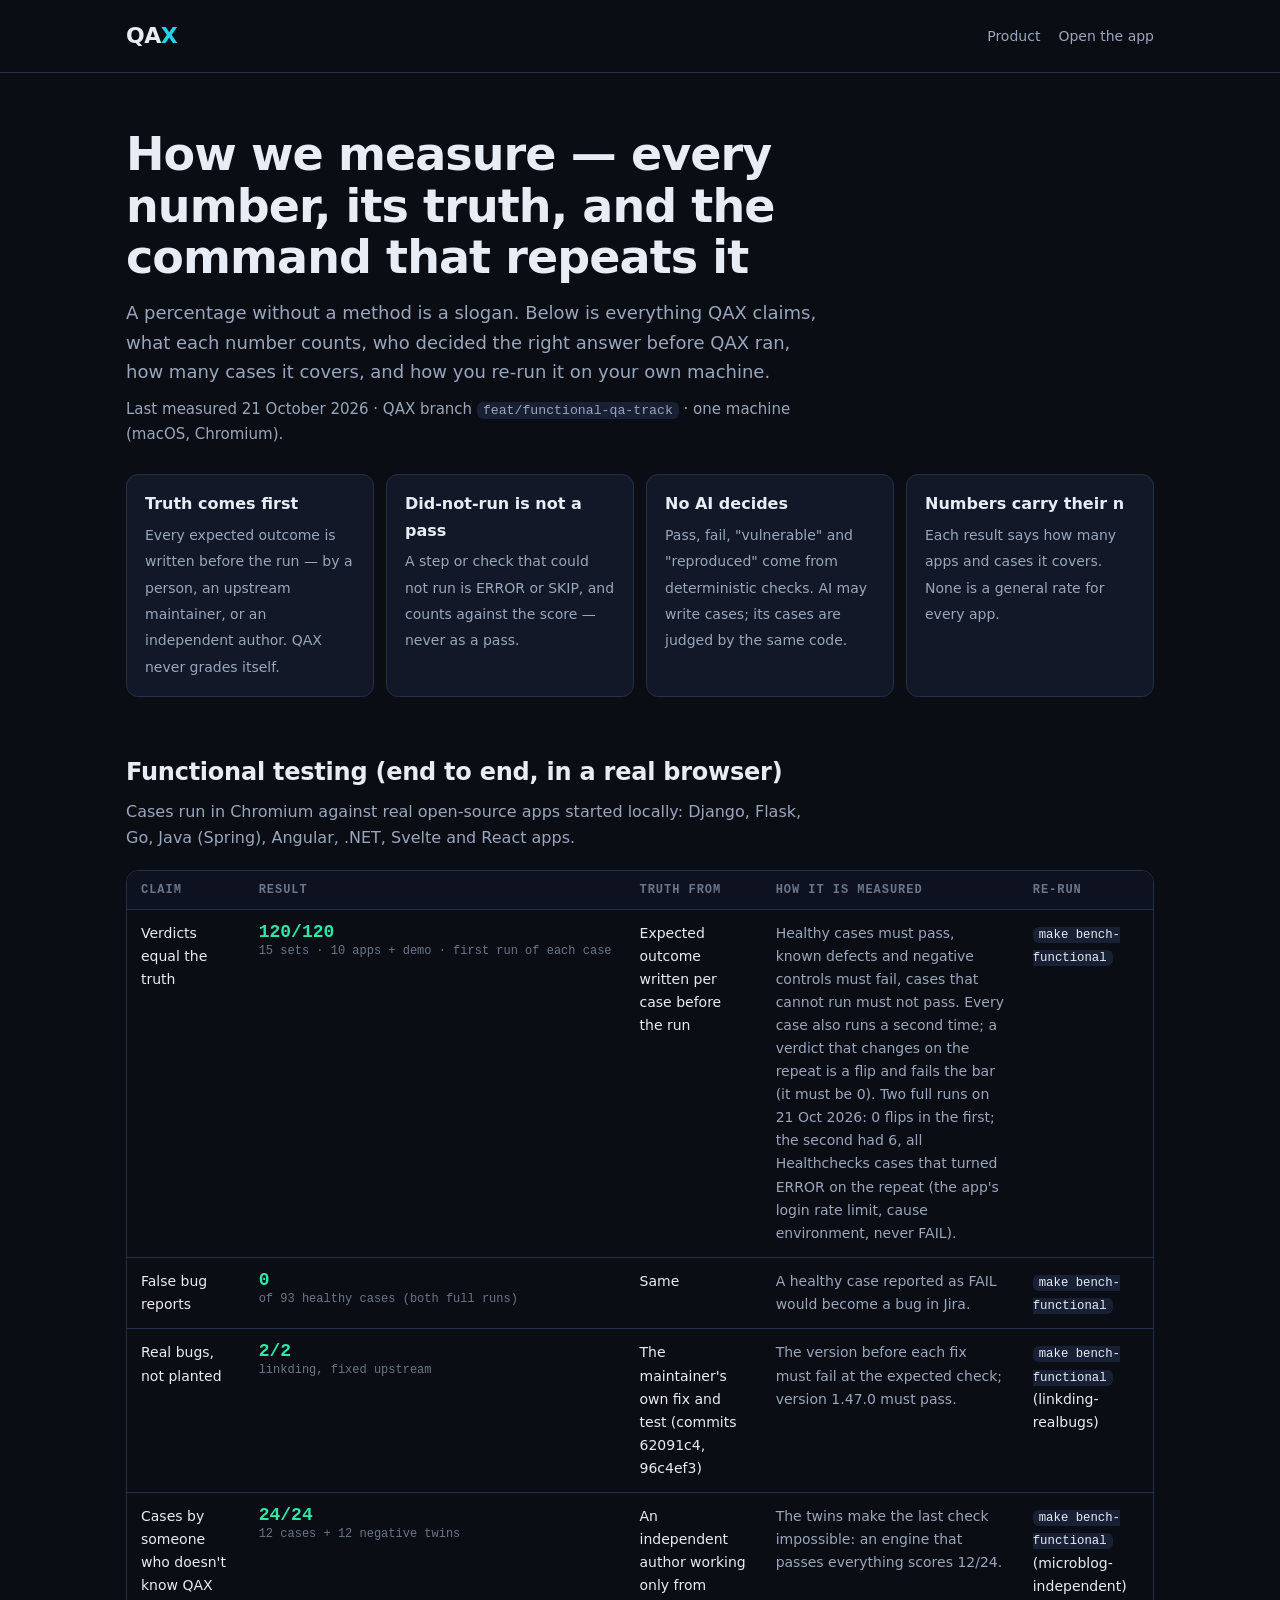
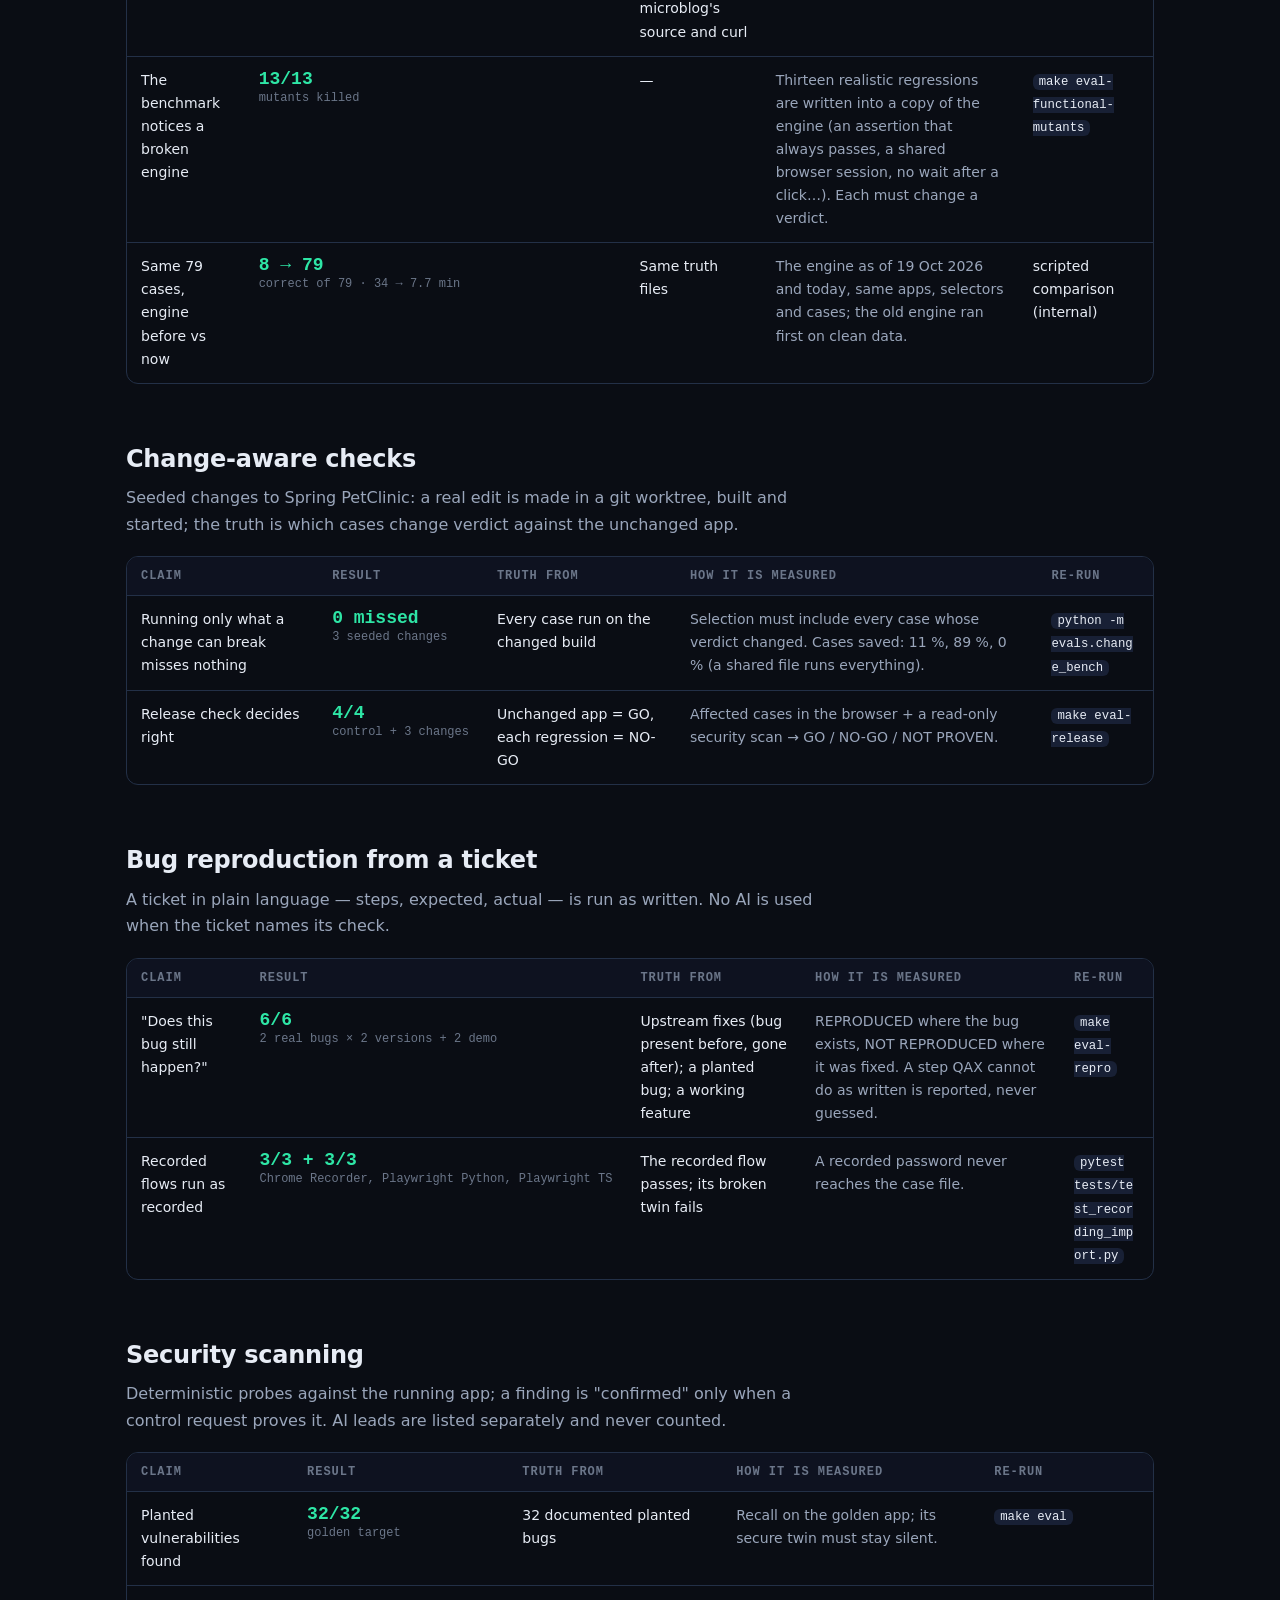
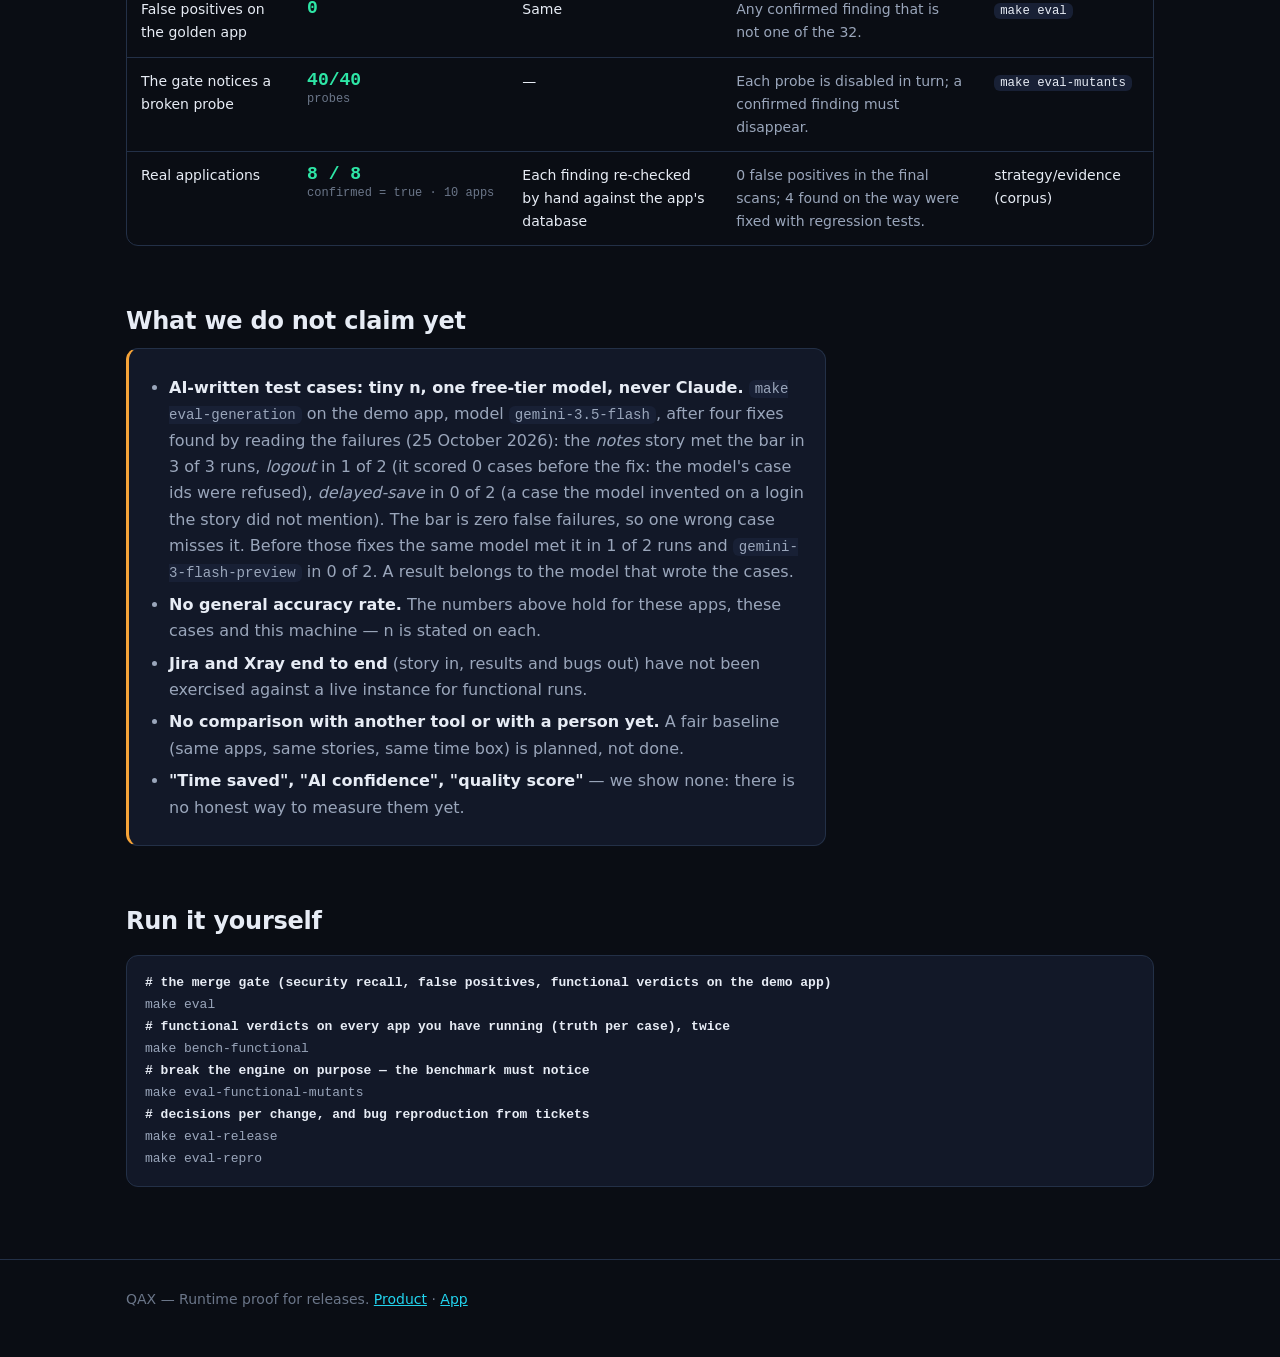
<file: web/static/measure.html>
<!doctype html>
<html lang="en">
<head>
<meta charset="utf-8">
<meta name="viewport" content="width=device-width, initial-scale=1">
<title>How QAX measures</title>
<meta name="description" content="Every number QAX claims, what it measures, where its truth comes from, how many cases, its limits, and the command that re-runs it.">
<style>
:root{
  --bg:#0a0d14; --bg2:#0e1220; --card:#121828; --card2:#182035; --line:#233047; --line2:#2e3e5c;
  --txt:#e7ecf5; --muted:#9aa6bb; --faint:#6b7689;
  --accent:#6366f1; --accent2:#22d3ee; --ok:#2ee6a6; --p1:#f0485f; --p2:#f6a338;
  --r:12px; --w:1060px; --w-text:700px;
  --mono:"JetBrains Mono",ui-monospace,SFMono-Regular,Menlo,monospace;
}
*{box-sizing:border-box}
body{margin:0;background:var(--bg);color:var(--txt);font:16px/1.65 Inter,system-ui,-apple-system,sans-serif;-webkit-font-smoothing:antialiased}
a{color:var(--accent2)}
code{font-family:var(--mono);font-size:.88em;background:var(--card2);padding:1px 6px;border-radius:6px;word-break:break-word}
.wrap{max-width:var(--w);margin:0 auto;padding:0 max(16px,env(safe-area-inset-left,0px)) 0 max(16px,env(safe-area-inset-right,0px))}
header{border-bottom:1px solid var(--line);padding:18px 0}
header .wrap{display:flex;justify-content:space-between;align-items:center;gap:12px;flex-wrap:wrap}
.logo{font-weight:800;font-size:22px;letter-spacing:-.5px;color:var(--txt);text-decoration:none}.logo span{color:var(--accent2)}
.nav a{color:var(--muted);text-decoration:none;margin-left:18px;font-size:14px}
h1{font-size:clamp(30px,5vw,46px);line-height:1.12;letter-spacing:-.02em;margin:56px 0 14px;max-width:820px;text-wrap:balance}
.lede{color:var(--muted);font-size:18px;max-width:var(--w-text);margin:0 0 10px}
h2{font-size:24px;margin:56px 0 6px;letter-spacing:-.01em}
h2 + p{color:var(--muted);max-width:var(--w-text);margin:0 0 18px}
.rules{display:grid;grid-template-columns:repeat(auto-fit,minmax(230px,1fr));gap:12px;margin:28px 0 8px}
.rule{background:var(--card);border:1px solid var(--line);border-radius:var(--r);padding:16px 18px}
.rule b{display:block;margin-bottom:4px}.rule span{color:var(--muted);font-size:14px}
.tw{overflow-x:auto;border:1px solid var(--line);border-radius:var(--r)}
table{border-collapse:collapse;width:100%;min-width:760px;font-size:14px}
th,td{padding:12px 14px;border-bottom:1px solid var(--line);text-align:left;vertical-align:top}
th{font:600 12px var(--mono);letter-spacing:.08em;text-transform:uppercase;color:var(--faint);background:var(--bg2)}
tr:last-child td{border-bottom:0}
td.num{font:700 18px var(--mono);white-space:nowrap;color:var(--ok)}
td .n{display:block;color:var(--faint);font:12px var(--mono);margin-top:2px}
td.how{color:var(--muted)}
.not{background:var(--card);border:1px solid var(--line);border-left:3px solid var(--p2);border-radius:var(--r);padding:18px 20px;max-width:var(--w-text)}
.not ul{margin:8px 0 0;padding-left:20px}.not li{margin:6px 0;color:var(--muted)}.not li b{color:var(--txt)}
pre{background:var(--card);border:1px solid var(--line);border-radius:var(--r);padding:16px 18px;overflow-x:auto;font:13px/1.7 var(--mono);color:var(--muted)}
pre b{color:var(--txt);font-weight:600}
footer{border-top:1px solid var(--line);margin-top:72px;padding:28px 0 48px;color:var(--faint);font-size:14px}
:focus-visible{outline:2px solid var(--accent2);outline-offset:2px}
</style>
</head>
<body>
<header><div class="wrap"><a class="logo" href="/">QA<span>X</span></a>
  <nav class="nav"><a href="/">Product</a><a href="/app">Open the app</a></nav></div></header>
<main class="wrap">
  <h1>How we measure — every number, its truth, and the command that repeats it</h1>
  <p class="lede">A percentage without a method is a slogan. Below is everything QAX claims, what each number counts,
    who decided the right answer before QAX ran, how many cases it covers, and how you re-run it on your own machine.</p>
  <p class="lede" style="font-size:15px">Last measured 21 October 2026 · QAX branch <code>feat/functional-qa-track</code> · one machine (macOS, Chromium).</p>

  <div class="rules">
    <div class="rule"><b>Truth comes first</b><span>Every expected outcome is written before the run — by a person, an upstream maintainer, or an independent author. QAX never grades itself.</span></div>
    <div class="rule"><b>Did-not-run is not a pass</b><span>A step or check that could not run is ERROR or SKIP, and counts against the score — never as a pass.</span></div>
    <div class="rule"><b>No AI decides</b><span>Pass, fail, "vulnerable" and "reproduced" come from deterministic checks. AI may write cases; its cases are judged by the same code.</span></div>
    <div class="rule"><b>Numbers carry their n</b><span>Each result says how many apps and cases it covers. None is a general rate for every app.</span></div>
  </div>

  <h2>Functional testing (end to end, in a real browser)</h2>
  <p>Cases run in Chromium against real open-source apps started locally: Django, Flask, Go, Java (Spring), Angular, .NET, Svelte and React apps.</p>
  <div class="tw"><table>
    <tr><th>Claim</th><th>Result</th><th>Truth from</th><th>How it is measured</th><th>Re-run</th></tr>
    <tr><td>Verdicts equal the truth</td><td class="num">120/120<span class="n">15 sets · 10 apps + demo · first run of each case</span></td><td>Expected outcome written per case before the run</td><td class="how">Healthy cases must pass, known defects and negative controls must fail, cases that cannot run must not pass. Every case also runs a second time; a verdict that changes on the repeat is a flip and fails the bar (it must be 0). Two full runs on 21 Oct 2026: 0 flips in the first; the second had 6, all Healthchecks cases that turned ERROR on the repeat (the app's login rate limit, cause environment, never FAIL).</td><td><code>make bench-functional</code></td></tr>
    <tr><td>False bug reports</td><td class="num">0<span class="n">of 93 healthy cases (both full runs)</span></td><td>Same</td><td class="how">A healthy case reported as FAIL would become a bug in Jira.</td><td><code>make bench-functional</code></td></tr>
    <tr><td>Real bugs, not planted</td><td class="num">2/2<span class="n">linkding, fixed upstream</span></td><td>The maintainer's own fix and test (commits 62091c4, 96c4ef3)</td><td class="how">The version before each fix must fail at the expected check; version 1.47.0 must pass.</td><td><code>make bench-functional</code> (linkding-realbugs)</td></tr>
    <tr><td>Cases by someone who doesn't know QAX</td><td class="num">24/24<span class="n">12 cases + 12 negative twins</span></td><td>An independent author working only from microblog's source and curl</td><td class="how">The twins make the last check impossible: an engine that passes everything scores 12/24.</td><td><code>make bench-functional</code> (microblog-independent)</td></tr>
    <tr><td>The benchmark notices a broken engine</td><td class="num">13/13<span class="n">mutants killed</span></td><td>—</td><td class="how">Thirteen realistic regressions are written into a copy of the engine (an assertion that always passes, a shared browser session, no wait after a click…). Each must change a verdict.</td><td><code>make eval-functional-mutants</code></td></tr>
    <tr><td>Same 79 cases, engine before vs now</td><td class="num">8 → 79<span class="n">correct of 79 · 34 → 7.7 min</span></td><td>Same truth files</td><td class="how">The engine as of 19 Oct 2026 and today, same apps, selectors and cases; the old engine ran first on clean data.</td><td>scripted comparison (internal)</td></tr>
  </table></div>

  <h2>Change-aware checks</h2>
  <p>Seeded changes to Spring PetClinic: a real edit is made in a git worktree, built and started; the truth is which cases change verdict against the unchanged app.</p>
  <div class="tw"><table>
    <tr><th>Claim</th><th>Result</th><th>Truth from</th><th>How it is measured</th><th>Re-run</th></tr>
    <tr><td>Running only what a change can break misses nothing</td><td class="num">0 missed<span class="n">3 seeded changes</span></td><td>Every case run on the changed build</td><td class="how">Selection must include every case whose verdict changed. Cases saved: 11 %, 89 %, 0 % (a shared file runs everything).</td><td><code>python -m evals.change_bench</code></td></tr>
    <tr><td>Release check decides right</td><td class="num">4/4<span class="n">control + 3 changes</span></td><td>Unchanged app = GO, each regression = NO-GO</td><td class="how">Affected cases in the browser + a read-only security scan → GO / NO-GO / NOT PROVEN.</td><td><code>make eval-release</code></td></tr>
  </table></div>

  <h2>Bug reproduction from a ticket</h2>
  <p>A ticket in plain language — steps, expected, actual — is run as written. No AI is used when the ticket names its check.</p>
  <div class="tw"><table>
    <tr><th>Claim</th><th>Result</th><th>Truth from</th><th>How it is measured</th><th>Re-run</th></tr>
    <tr><td>"Does this bug still happen?"</td><td class="num">6/6<span class="n">2 real bugs × 2 versions + 2 demo</span></td><td>Upstream fixes (bug present before, gone after); a planted bug; a working feature</td><td class="how">REPRODUCED where the bug exists, NOT REPRODUCED where it was fixed. A step QAX cannot do as written is reported, never guessed.</td><td><code>make eval-repro</code></td></tr>
    <tr><td>Recorded flows run as recorded</td><td class="num">3/3 + 3/3<span class="n">Chrome Recorder, Playwright Python, Playwright TS</span></td><td>The recorded flow passes; its broken twin fails</td><td class="how">A recorded password never reaches the case file.</td><td><code>pytest tests/test_recording_import.py</code></td></tr>
  </table></div>

  <h2>Security scanning</h2>
  <p>Deterministic probes against the running app; a finding is "confirmed" only when a control request proves it. AI leads are listed separately and never counted.</p>
  <div class="tw"><table>
    <tr><th>Claim</th><th>Result</th><th>Truth from</th><th>How it is measured</th><th>Re-run</th></tr>
    <tr><td>Planted vulnerabilities found</td><td class="num">32/32<span class="n">golden target</span></td><td>32 documented planted bugs</td><td class="how">Recall on the golden app; its secure twin must stay silent.</td><td><code>make eval</code></td></tr>
    <tr><td>False positives on the golden app</td><td class="num">0</td><td>Same</td><td class="how">Any confirmed finding that is not one of the 32.</td><td><code>make eval</code></td></tr>
    <tr><td>The gate notices a broken probe</td><td class="num">40/40<span class="n">probes</span></td><td>—</td><td class="how">Each probe is disabled in turn; a confirmed finding must disappear.</td><td><code>make eval-mutants</code></td></tr>
    <tr><td>Real applications</td><td class="num">8 / 8<span class="n">confirmed = true · 10 apps</span></td><td>Each finding re-checked by hand against the app's database</td><td class="how">0 false positives in the final scans; 4 found on the way were fixed with regression tests.</td><td>strategy/evidence (corpus)</td></tr>
  </table></div>

  <h2>What we do not claim yet</h2>
  <div class="not">
    <ul>
      <li><b>AI-written test cases: tiny n, one free-tier model, never Claude.</b> <code>make eval-generation</code> on the demo app, model <code>gemini-3.5-flash</code>, after four fixes found by reading the failures (25 October 2026): the <i>notes</i> story met the bar in 3 of 3 runs, <i>logout</i> in 1 of 2 (it scored 0 cases before the fix: the model's case ids were refused), <i>delayed-save</i> in 0 of 2 (a case the model invented on a login the story did not mention). The bar is zero false failures, so one wrong case misses it. Before those fixes the same model met it in 1 of 2 runs and <code>gemini-3-flash-preview</code> in 0 of 2. A result belongs to the model that wrote the cases.</li>
      <li><b>No general accuracy rate.</b> The numbers above hold for these apps, these cases and this machine — n is stated on each.</li>
      <li><b>Jira and Xray end to end</b> (story in, results and bugs out) have not been exercised against a live instance for functional runs.</li>
      <li><b>No comparison with another tool or with a person yet.</b> A fair baseline (same apps, same stories, same time box) is planned, not done.</li>
      <li><b>"Time saved", "AI confidence", "quality score"</b> — we show none: there is no honest way to measure them yet.</li>
    </ul>
  </div>

  <h2>Run it yourself</h2>
  <pre><b># the merge gate (security recall, false positives, functional verdicts on the demo app)</b>
make eval
<b># functional verdicts on every app you have running (truth per case), twice</b>
make bench-functional
<b># break the engine on purpose — the benchmark must notice</b>
make eval-functional-mutants
<b># decisions per change, and bug reproduction from tickets</b>
make eval-release
make eval-repro</pre>
</main>
<footer><div class="wrap">QAX — Runtime proof for releases. <a href="/">Product</a> · <a href="/app">App</a></div></footer>
</body>
</html>
</file>
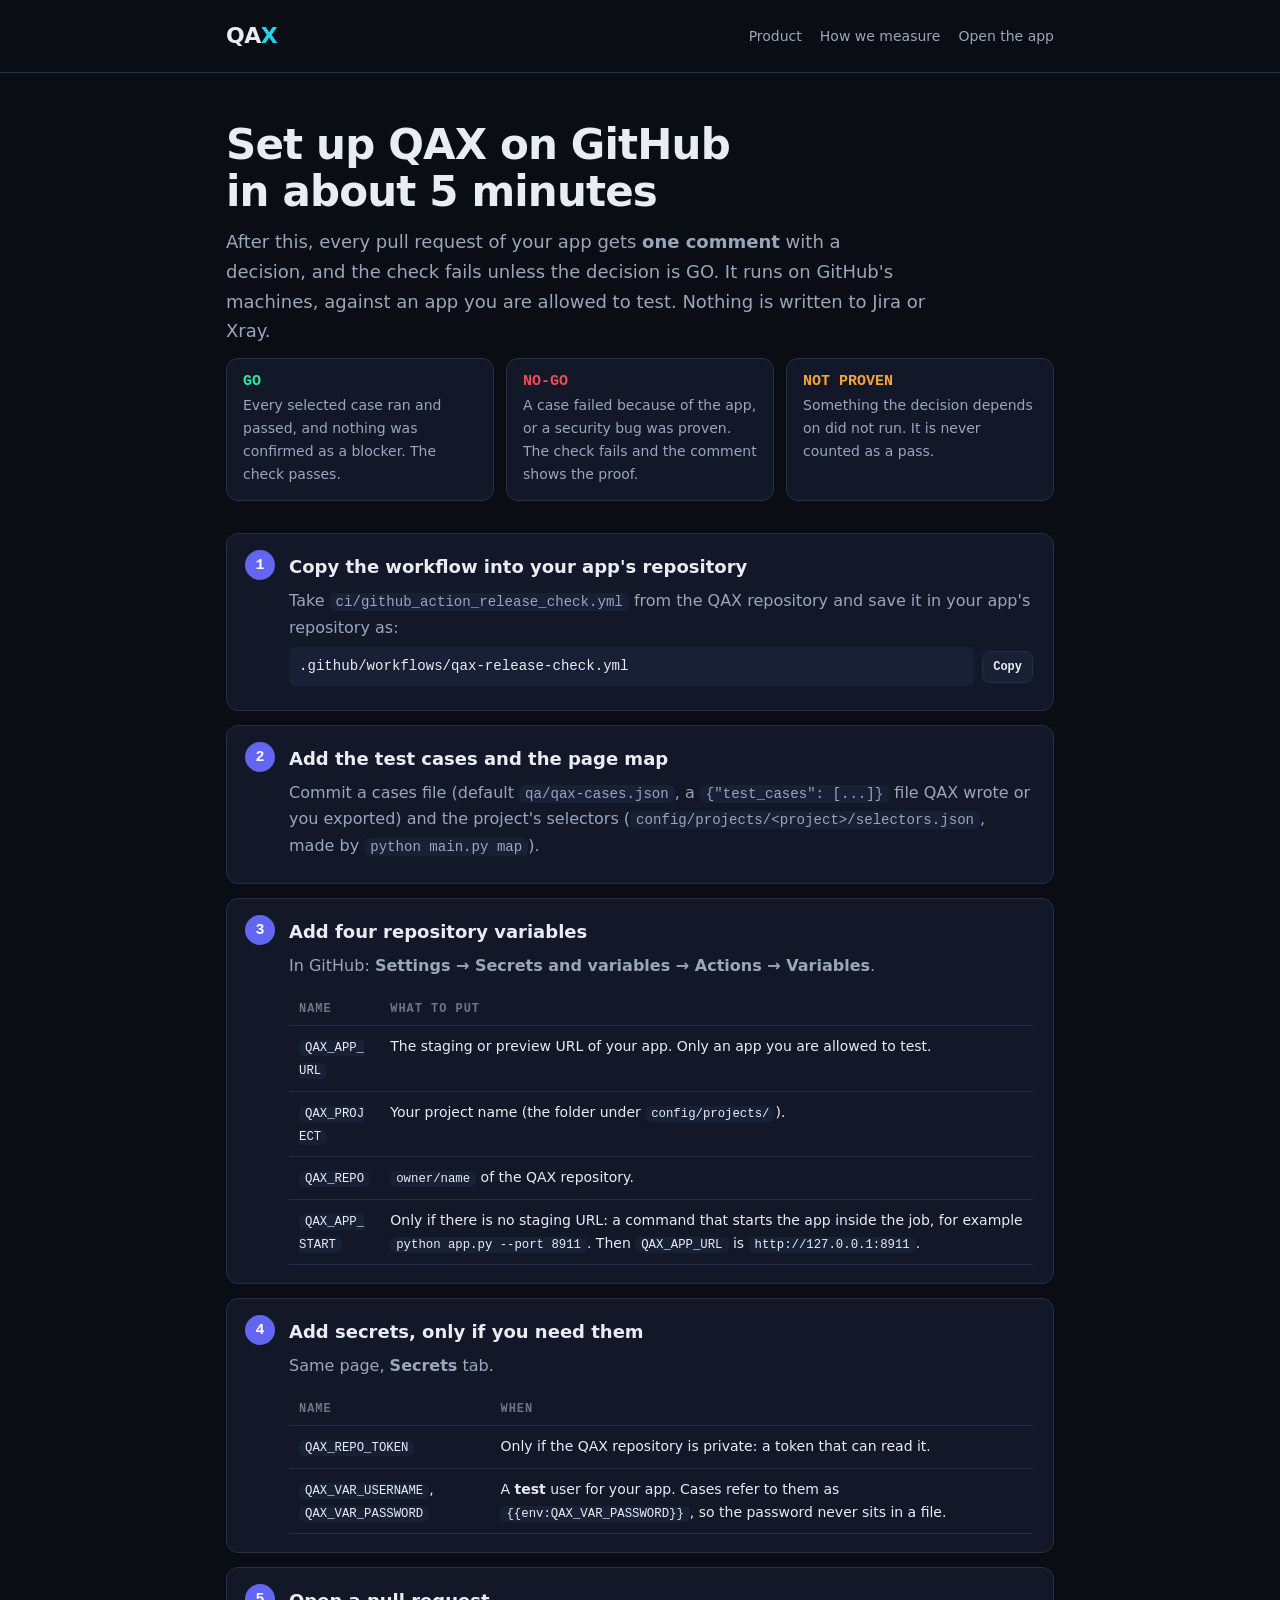
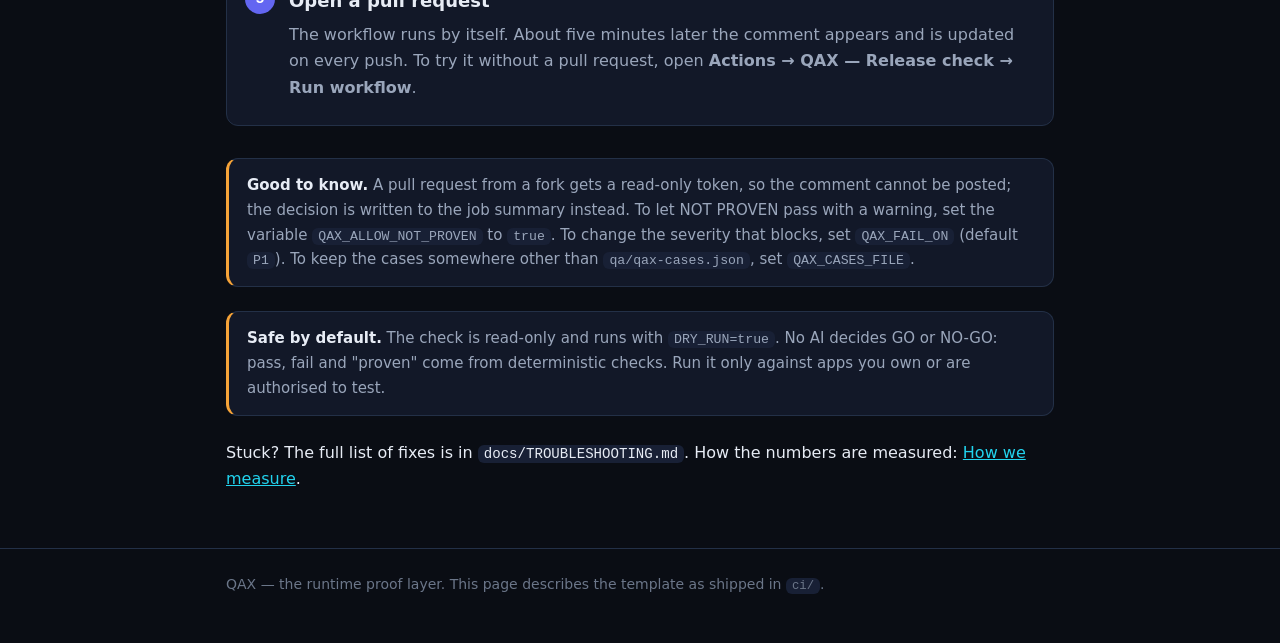
<file: web/static/setup.html>
<!doctype html>
<html lang="en">
<head>
<meta charset="utf-8">
<meta name="viewport" content="width=device-width, initial-scale=1">
<title>Set up QAX on GitHub</title>
<meta name="description" content="Five steps to get a GO / NO-GO decision as a comment on every pull request of your app, using the QAX GitHub Action.">
<style>
:root{
  --bg:#0a0d14; --bg2:#0e1220; --card:#121828; --card2:#182035; --line:#233047;
  --txt:#e7ecf5; --muted:#9aa6bb; --faint:#6b7689;
  --accent:#6366f1; --accent2:#22d3ee; --ok:#2ee6a6; --p1:#f0485f; --p2:#f6a338;
  --r:12px; --w:860px;
  --mono:"JetBrains Mono",ui-monospace,SFMono-Regular,Menlo,monospace;
}
*{box-sizing:border-box}
body{margin:0;background:var(--bg);color:var(--txt);font:16px/1.65 Inter,system-ui,-apple-system,sans-serif;-webkit-font-smoothing:antialiased}
a{color:var(--accent2)}
code{font-family:var(--mono);font-size:.88em;background:var(--card2);padding:1px 6px;border-radius:6px;word-break:break-word}
.wrap{max-width:var(--w);margin:0 auto;padding:0 max(16px,env(safe-area-inset-left,0px)) 0 max(16px,env(safe-area-inset-right,0px))}
header{border-bottom:1px solid var(--line);padding:18px 0}
header .wrap{display:flex;justify-content:space-between;align-items:center;gap:12px;flex-wrap:wrap}
.logo{font-weight:800;font-size:22px;letter-spacing:-.5px;color:var(--txt);text-decoration:none}.logo span{color:var(--accent2)}
.nav a{color:var(--muted);text-decoration:none;margin-left:18px;font-size:14px}
h1{font-size:clamp(28px,5vw,42px);line-height:1.12;letter-spacing:-.02em;margin:48px 0 12px;text-wrap:balance}
.lede{color:var(--muted);font-size:18px;max-width:700px;margin:0 0 10px}
ol.steps{list-style:none;counter-reset:s;padding:0;margin:32px 0}
ol.steps > li{counter-increment:s;position:relative;background:var(--card);border:1px solid var(--line);border-radius:var(--r);padding:18px 20px 18px 62px;margin:0 0 14px}
ol.steps > li::before{content:counter(s);position:absolute;left:18px;top:16px;width:30px;height:30px;border-radius:50%;background:var(--accent);color:#fff;font:700 15px var(--mono);display:flex;align-items:center;justify-content:center}
ol.steps h2{font-size:18px;margin:0 0 4px}
ol.steps p{margin:6px 0;color:var(--muted)}
table{border-collapse:collapse;width:100%;font-size:14px;margin-top:8px}
th,td{padding:9px 10px;border-bottom:1px solid var(--line);text-align:left;vertical-align:top}
th{font:600 12px var(--mono);letter-spacing:.08em;text-transform:uppercase;color:var(--faint)}
.tw{overflow-x:auto}
.row{display:flex;align-items:center;gap:8px;margin:6px 0}
.row code{flex:1;min-width:0;padding:8px 10px;overflow-x:auto;white-space:nowrap}
button{font:600 12px var(--mono);background:var(--card2);color:var(--txt);border:1px solid var(--line);border-radius:8px;padding:8px 10px;cursor:pointer}
button:hover{border-color:var(--accent2)}
.dec{display:grid;grid-template-columns:repeat(auto-fit,minmax(230px,1fr));gap:12px;margin:12px 0 32px}
.dec div{background:var(--card);border:1px solid var(--line);border-radius:var(--r);padding:14px 16px;color:var(--muted);font-size:14px}
.dec b{display:block;font:700 15px var(--mono);margin-bottom:4px}
.go b{color:var(--ok)} .no b{color:var(--p1)} .np b{color:var(--p2)}
.note{background:var(--card);border:1px solid var(--line);border-left:3px solid var(--p2);border-radius:var(--r);padding:14px 18px;color:var(--muted);font-size:15px;margin:24px 0}
.note b{color:var(--txt)}
footer{border-top:1px solid var(--line);margin-top:56px;padding:24px 0 48px;color:var(--faint);font-size:14px}
:focus-visible{outline:2px solid var(--accent2);outline-offset:2px}
</style>
</head>
<body>
<header><div class="wrap"><a class="logo" href="/">QA<span>X</span></a>
  <nav class="nav"><a href="/">Product</a><a href="/how-we-measure">How we measure</a><a href="/app">Open the app</a></nav></div></header>
<main class="wrap">
  <h1>Set up QAX on GitHub in about 5 minutes</h1>
  <p class="lede">After this, every pull request of your app gets <b>one comment</b> with a decision, and the check fails unless the decision is GO.
    It runs on GitHub's machines, against an app you are allowed to test. Nothing is written to Jira or Xray.</p>

  <div class="dec">
    <div class="go"><b>GO</b>Every selected case ran and passed, and nothing was confirmed as a blocker. The check passes.</div>
    <div class="no"><b>NO-GO</b>A case failed because of the app, or a security bug was proven. The check fails and the comment shows the proof.</div>
    <div class="np"><b>NOT PROVEN</b>Something the decision depends on did not run. It is never counted as a pass.</div>
  </div>

  <ol class="steps">
    <li><h2>Copy the workflow into your app's repository</h2>
      <p>Take <code>ci/github_action_release_check.yml</code> from the QAX repository and save it in your app's repository as:</p>
      <div class="row"><code id="c1">.github/workflows/qax-release-check.yml</code><button data-copy="c1">Copy</button></div></li>

    <li><h2>Add the test cases and the page map</h2>
      <p>Commit a cases file (default <code>qa/qax-cases.json</code>, a <code>{"test_cases": [...]}</code> file QAX wrote or you exported)
        and the project's selectors (<code>config/projects/&lt;project&gt;/selectors.json</code>, made by <code>python main.py map</code>).</p></li>

    <li><h2>Add four repository variables</h2>
      <p>In GitHub: <b>Settings → Secrets and variables → Actions → Variables</b>.</p>
      <div class="tw"><table>
        <tr><th>Name</th><th>What to put</th></tr>
        <tr><td><code>QAX_APP_URL</code></td><td>The staging or preview URL of your app. Only an app you are allowed to test.</td></tr>
        <tr><td><code>QAX_PROJECT</code></td><td>Your project name (the folder under <code>config/projects/</code>).</td></tr>
        <tr><td><code>QAX_REPO</code></td><td><code>owner/name</code> of the QAX repository.</td></tr>
        <tr><td><code>QAX_APP_START</code></td><td>Only if there is no staging URL: a command that starts the app inside the job, for example <code>python app.py --port 8911</code>. Then <code>QAX_APP_URL</code> is <code>http://127.0.0.1:8911</code>.</td></tr>
      </table></div></li>

    <li><h2>Add secrets, only if you need them</h2>
      <p>Same page, <b>Secrets</b> tab.</p>
      <div class="tw"><table>
        <tr><th>Name</th><th>When</th></tr>
        <tr><td><code>QAX_REPO_TOKEN</code></td><td>Only if the QAX repository is private: a token that can read it.</td></tr>
        <tr><td><code>QAX_VAR_USERNAME</code>, <code>QAX_VAR_PASSWORD</code></td><td>A <b>test</b> user for your app. Cases refer to them as <code>{{env:QAX_VAR_PASSWORD}}</code>, so the password never sits in a file.</td></tr>
      </table></div></li>

    <li><h2>Open a pull request</h2>
      <p>The workflow runs by itself. About five minutes later the comment appears and is updated on every push. To try it without a pull request, open
        <b>Actions → QAX — Release check → Run workflow</b>.</p></li>
  </ol>

  <div class="note"><b>Good to know.</b>
    A pull request from a fork gets a read-only token, so the comment cannot be posted; the decision is written to the job summary instead.
    To let NOT PROVEN pass with a warning, set the variable <code>QAX_ALLOW_NOT_PROVEN</code> to <code>true</code>. To change the severity that blocks, set <code>QAX_FAIL_ON</code> (default <code>P1</code>).
    To keep the cases somewhere other than <code>qa/qax-cases.json</code>, set <code>QAX_CASES_FILE</code>.</div>

  <div class="note"><b>Safe by default.</b>
    The check is read-only and runs with <code>DRY_RUN=true</code>. No AI decides GO or NO-GO: pass, fail and "proven" come from deterministic checks.
    Run it only against apps you own or are authorised to test.</div>

  <p>Stuck? The full list of fixes is in <code>docs/TROUBLESHOOTING.md</code>. How the numbers are measured: <a href="/how-we-measure">How we measure</a>.</p>
</main>
<footer><div class="wrap">QAX — the runtime proof layer. This page describes the template as shipped in <code>ci/</code>.</div></footer>
<script>
document.querySelectorAll("[data-copy]").forEach(function(b){
  b.addEventListener("click",function(){
    var el=document.getElementById(b.getAttribute("data-copy"));
    try{navigator.clipboard.writeText(el.textContent).then(function(){b.textContent="Copied"},function(){b.textContent="Select it"})}
    catch(e){b.textContent="Select it"}
  });
});
</script>
</body>
</html>
</file>
